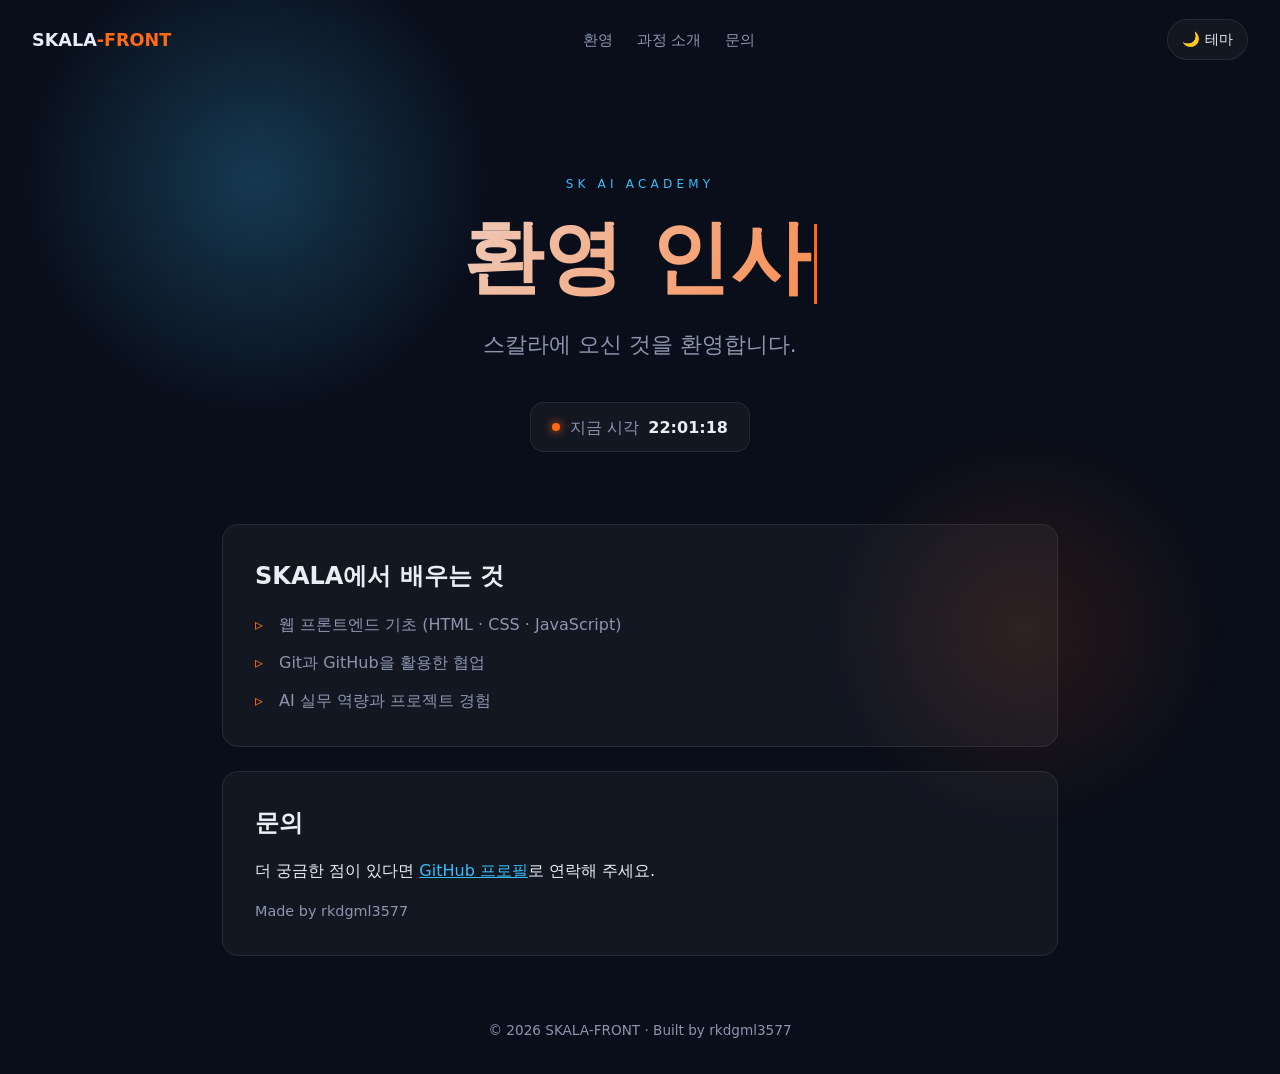
<file: index.html>
<!DOCTYPE html>
<html lang="ko">
<head>
  <meta charset="UTF-8" />
  <meta name="viewport" content="width=device-width, initial-scale=1.0" />

  <!-- [SEO] 검색 결과에 노출되는 페이지 설명 -->
  <meta name="description" content="SKALA 과정에 오신 것을 환영합니다. SK그룹 AI 실무자 양성 과정 SKALA-FRONT 소개 페이지입니다." />
  <meta name="author" content="rkdgml3577" />
  <!-- [SEO] 소셜 공유 시 미리보기(Open Graph) -->
  <meta property="og:title" content="Welcome SKALA" />
  <meta property="og:description" content="스칼라에 오신 것을 환영합니다." />
  <meta property="og:type" content="website" />

  <title>Welcome SKALA</title>
  <style>
    /* ============================================================
       디자인 토큰 — CSS 변수로 색을 한 곳에서 관리
       ============================================================ */
    :root {
      --bg: #0a0e1a;
      --surface: rgba(255,255,255,0.04);
      --border: rgba(255,255,255,0.08);
      --text: #e8edf7;
      --text-dim: #8b96ad;
      --accent: #ff6a13;      /* SK 브랜드 오렌지 — 유일한 강조색 */
      --accent-2: #38bdf8;    /* 시안 — 보조 */
      --glow: rgba(56, 189, 248, 0.25);
      --font: 'Pretendard', 'Noto Sans KR', system-ui, sans-serif;
    }

    /* 라이트 테마: <html data-theme="light">일 때 값 교체 */
    html[data-theme="light"] {
      --bg: #f4f7fc;
      --surface: rgba(10,14,26,0.03);
      --border: rgba(10,14,26,0.08);
      --text: #16203a;
      --text-dim: #5a677f;
      --glow: rgba(255, 106, 19, 0.18);
    }

    * { margin: 0; padding: 0; box-sizing: border-box; }

    body {
      font-family: var(--font);
      background: var(--bg);
      color: var(--text);
      min-height: 100vh;
      display: flex;
      flex-direction: column;
      transition: background 0.5s ease, color 0.5s ease;
      line-height: 1.6;
    }

    /* 배경에 은은하게 흐르는 그라디언트 (시그니처) */
    body::before {
      content: "";
      position: fixed;
      inset: 0;
      background:
        radial-gradient(600px circle at 20% 20%, var(--glow), transparent 40%),
        radial-gradient(500px circle at 80% 70%, rgba(255,106,19,0.12), transparent 40%);
      z-index: 0;
      pointer-events: none;
    }

    /* ---------- 헤더 & 네비게이션 ---------- */
    header {
      position: relative;
      z-index: 1;
      display: flex;
      align-items: center;
      justify-content: space-between;
      gap: 1rem;
      padding: 1.2rem 2rem;
      flex-wrap: wrap;
    }
    .brand { font-weight: 800; font-size: 1.1rem; }
    .brand span { color: var(--accent); }

    nav ul {
      display: flex;
      gap: 1.5rem;
      list-style: none;   /* 목록의 점 제거 */
    }
    nav a {
      color: var(--text-dim);
      text-decoration: none;
      font-size: 0.95rem;
      transition: color 0.2s ease;
    }
    nav a:hover { color: var(--accent); }

    .theme-btn {
      background: var(--surface);
      border: 1px solid var(--border);
      color: var(--text);
      padding: 0.5rem 0.9rem;
      border-radius: 999px;
      cursor: pointer;
      font: inherit;
      font-size: 0.9rem;
      transition: transform 0.15s ease;
    }
    .theme-btn:hover { transform: translateY(-2px); }
    .theme-btn:focus-visible { outline: 2px solid var(--accent); outline-offset: 2px; }

    /* ---------- 메인 ---------- */
    main {
      position: relative;
      z-index: 1;
      flex: 1;
      width: 100%;
      max-width: 900px;
      margin: 0 auto;
      padding: 2rem;
    }

    /* 환영 섹션: 화면 중앙 정렬 */
    #welcome {
      text-align: center;
      padding: 4rem 0 3rem;
    }
    .eyebrow {
      text-transform: uppercase;
      letter-spacing: 0.35em;
      font-size: 0.75rem;
      color: var(--accent-2);
      margin-bottom: 1.2rem;
    }

    /* [기본 요구사항] h1 — 그라디언트 텍스트로 강조 */
    h1 {
      font-size: clamp(2.8rem, 8vw, 5rem);
      font-weight: 800;
      line-height: 1.1;
      background: linear-gradient(120deg, var(--text), var(--accent));
      -webkit-background-clip: text;
      background-clip: text;
      -webkit-text-fill-color: transparent;
    }
    .cursor {
      display: inline-block;
      width: 3px; height: 1em;
      background: var(--accent);
      margin-left: 4px;
      vertical-align: text-bottom;
      -webkit-text-fill-color: var(--accent);
      animation: blink 1s step-end infinite;
    }
    @keyframes blink { 50% { opacity: 0; } }

    /* [기본 요구사항] 본문 p */
    .lead {
      margin: 1.5rem auto 0;
      font-size: clamp(1.05rem, 2.5vw, 1.35rem);
      color: var(--text-dim);
      max-width: 40ch;
    }

    /* 실시간 시계 */
    .clock {
      margin-top: 2.5rem;
      display: inline-flex;
      align-items: center;
      gap: 0.6rem;
      padding: 0.7rem 1.3rem;
      background: var(--surface);
      border: 1px solid var(--border);
      border-radius: 14px;
      font-variant-numeric: tabular-nums;
      color: var(--text-dim);
    }
    .clock strong { color: var(--text); }
    .dot {
      width: 8px; height: 8px; border-radius: 50%;
      background: var(--accent);
      box-shadow: 0 0 10px var(--accent);
      animation: pulse 1.5s ease-in-out infinite;
    }
    @keyframes pulse { 50% { opacity: 0.3; transform: scale(0.8); } }

    /* 과정 소개 · 문의 섹션 카드 */
    #about, #contact {
      background: var(--surface);
      border: 1px solid var(--border);
      border-radius: 16px;
      padding: 2rem;
      margin-top: 1.5rem;
    }
    h2 {
      font-size: 1.5rem;
      margin-bottom: 1rem;
      color: var(--text);
    }
    #about ul {
      list-style: none;
      display: flex;
      flex-direction: column;
      gap: 0.8rem;
    }
    #about li {
      padding-left: 1.5rem;
      position: relative;
      color: var(--text-dim);
    }
    /* 목록 앞에 오렌지 점 장식 */
    #about li::before {
      content: "▹";
      position: absolute;
      left: 0;
      color: var(--accent);
    }
    #contact a { color: var(--accent-2); }
    #contact address {
      margin-top: 1rem;
      font-style: normal;
      color: var(--text-dim);
      font-size: 0.9rem;
    }

    /* ---------- 푸터 ---------- */
    footer {
      position: relative;
      z-index: 1;
      text-align: center;
      padding: 2rem;
      color: var(--text-dim);
      font-size: 0.85rem;
    }

    /* ---------- 반응형: 모바일 ---------- */
    @media (max-width: 600px) {
      header { justify-content: center; }
      nav ul { gap: 1rem; }
      main { padding: 1rem; }
    }

    /* 접근성: 모션 최소화 설정 사용자 */
    @media (prefers-reduced-motion: reduce) {
      *, *::before { animation: none !important; transition: none !important; }
    }
  </style>
</head>
<body>
  <!-- 시맨틱 태그: 페이지 상단 영역 -->
  <header>
    <div class="brand">SKALA<span>-FRONT</span></div>

    <!-- 네비게이션: 페이지 내 각 섹션으로 이동하는 앵커 링크 -->
    <nav aria-label="주요 메뉴">
      <ul>
        <li><a href="#welcome">환영</a></li>
        <li><a href="#about">과정 소개</a></li>
        <li><a href="#contact">문의</a></li>
      </ul>
    </nav>

    <button class="theme-btn" id="themeBtn" aria-label="화면 테마 전환">🌙 테마</button>
  </header>

  <!-- 시맨틱 태그: 핵심 콘텐츠 영역 -->
  <main>
    <!-- 환영 섹션 -->
    <section id="welcome">
      <p class="eyebrow">SK AI Academy</p>

      <!-- [기본 요구사항] h1 "환영 인사" -->
      <h1><span id="typed">환영 인사</span><span class="cursor" aria-hidden="true"></span></h1>

      <!-- [기본 요구사항] 본문 p -->
      <p class="lead">스칼라에 오신 것을 환영합니다.</p>

      <!-- 실시간 시계 -->
      <div class="clock" role="status" aria-live="off">
        <span class="dot" aria-hidden="true"></span>
        지금 시각 <strong id="clock">--:--:--</strong>
      </div>
    </section>

    <!-- 과정 소개 섹션: 목록으로 배우는 내용 안내 -->
    <section id="about">
      <h2>SKALA에서 배우는 것</h2>
      <ul>
        <li>웹 프론트엔드 기초 (HTML · CSS · JavaScript)</li>
        <li>Git과 GitHub을 활용한 협업</li>
        <li>AI 실무 역량과 프로젝트 경험</li>
      </ul>
    </section>

    <!-- 문의 섹션 -->
    <section id="contact">
      <h2>문의</h2>
      <p>
        더 궁금한 점이 있다면
        <a href="https://github.com/rkdgml3577" target="_blank" rel="noopener noreferrer">GitHub 프로필</a>로
        연락해 주세요.
      </p>
      <address>Made by rkdgml3577</address>
    </section>
  </main>

  <!-- 시맨틱 태그: 페이지 하단 영역 -->
  <footer>
    <p>© 2026 SKALA-FRONT · Built by rkdgml3577</p>
  </footer>
  <script>
    /* ============================================================
       JavaScript — 페이지에 동적 기능을 추가
       ============================================================ */

    // 모션 최소화를 원하는 사용자인지 확인 (접근성)
    const reduceMotion = window.matchMedia('(prefers-reduced-motion: reduce)').matches;

    /* ---------- 1) h1 타이핑 애니메이션 ----------
       "환영 인사"를 한 글자씩 찍어서 등장시킴.
       모션 최소화 사용자에게는 즉시 전체 텍스트를 보여줌. */
    const typedEl = document.getElementById('typed');
    const fullText = '환영 인사';
    if (!reduceMotion) {
      typedEl.textContent = '';          // 비우고 시작
      let i = 0;
      const timer = setInterval(() => {
        typedEl.textContent += fullText[i];
        i++;
        if (i >= fullText.length) clearInterval(timer);  // 다 찍으면 멈춤
      }, 180);
    }

    /* ---------- 2) 다크/라이트 테마 토글 ----------
       버튼을 누르면 <html>의 data-theme 값을 바꿔 CSS 변수를 교체. */
    const themeBtn = document.getElementById('themeBtn');
    const htmlEl = document.documentElement;   // <html> 요소
    themeBtn.addEventListener('click', () => {
      const isLight = htmlEl.getAttribute('data-theme') === 'light';
      if (isLight) {
        htmlEl.removeAttribute('data-theme');  // 다크로
        themeBtn.textContent = '🌙 테마';
      } else {
        htmlEl.setAttribute('data-theme', 'light');  // 라이트로
        themeBtn.textContent = '☀️ 테마';
      }
    });

    /* ---------- 3) 실시간 시계 ----------
       1초마다 현재 시각을 HH:MM:SS 형식으로 갱신. */
    const clockEl = document.getElementById('clock');
    function updateClock() {
      const now = new Date();
      // padStart: 한 자리 숫자 앞에 0을 붙여 두 자리로 맞춤 (예: 9 → 09)
      const hh = String(now.getHours()).padStart(2, '0');
      const mm = String(now.getMinutes()).padStart(2, '0');
      const ss = String(now.getSeconds()).padStart(2, '0');
      clockEl.textContent = `${hh}:${mm}:${ss}`;
    }
    updateClock();                    // 즉시 한 번 표시
    setInterval(updateClock, 1000);   // 이후 1초마다 갱신
  </script>
</body>
</html>
</file>
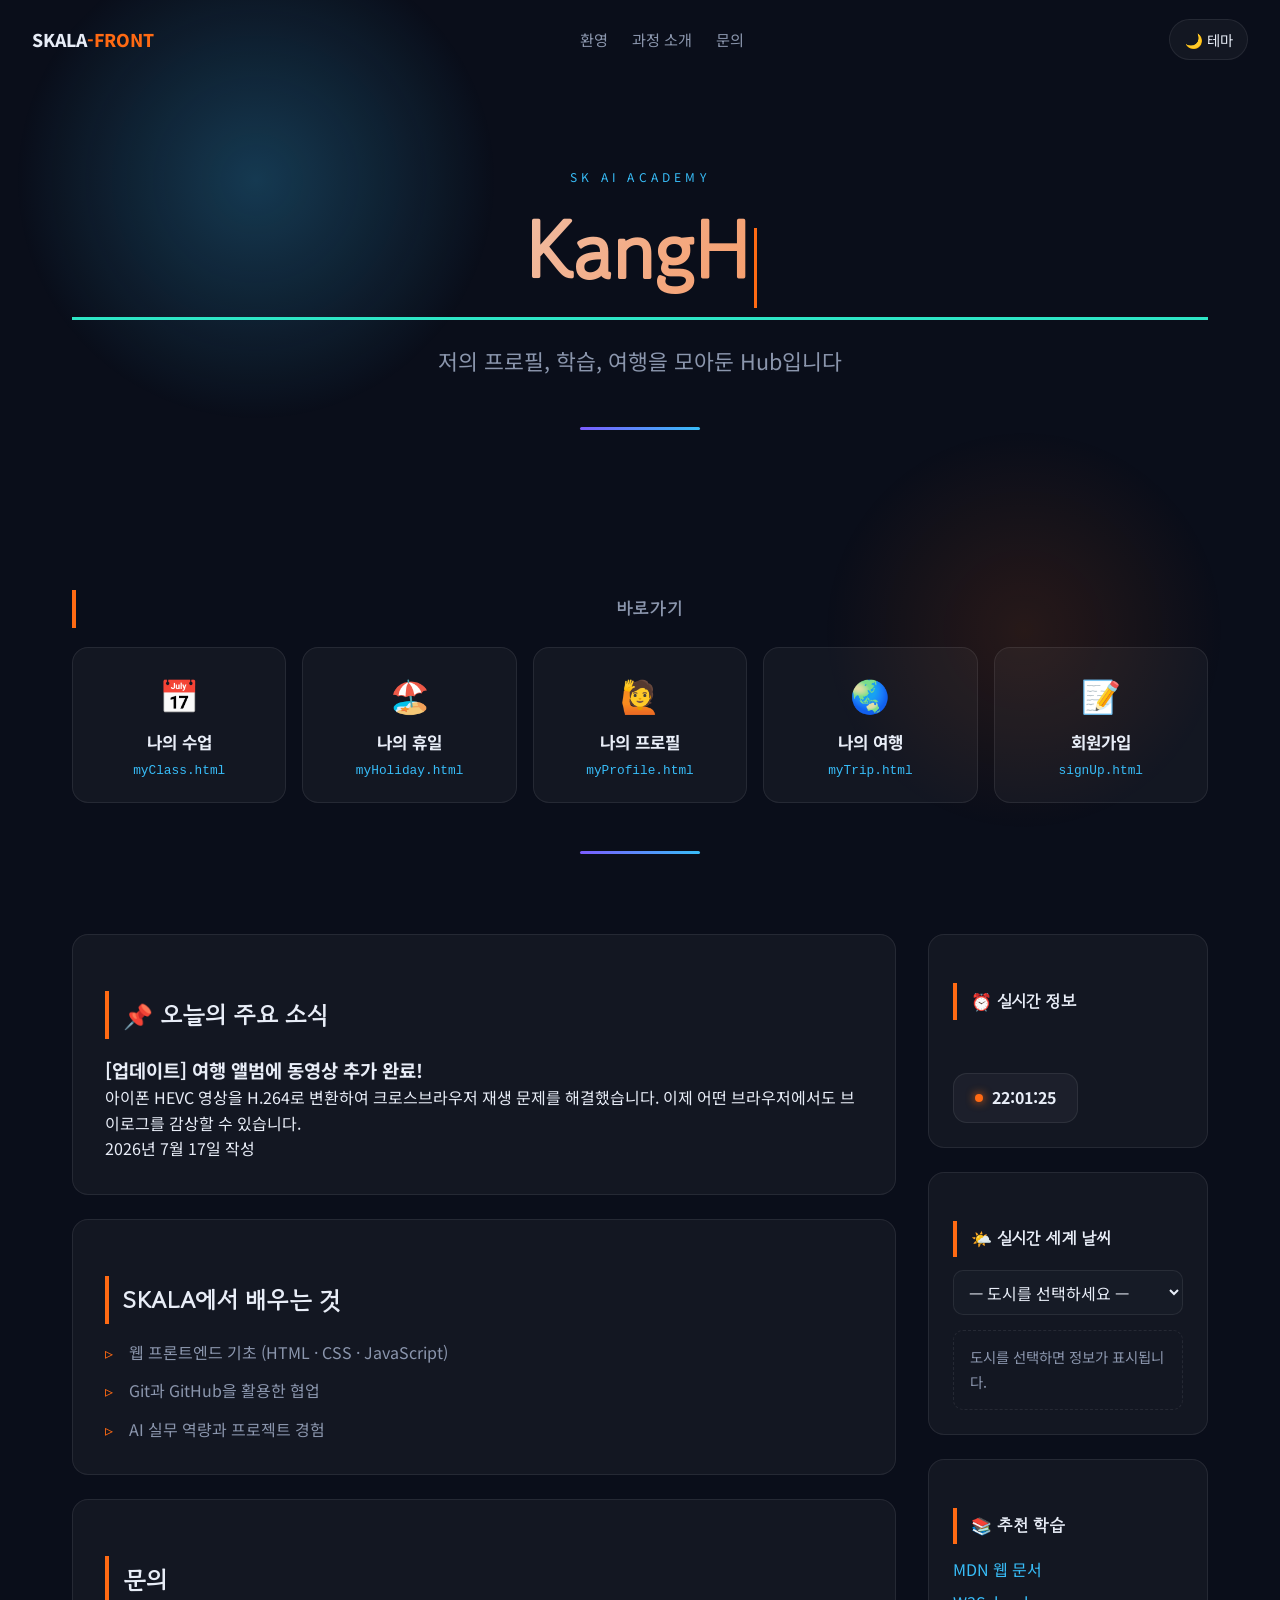
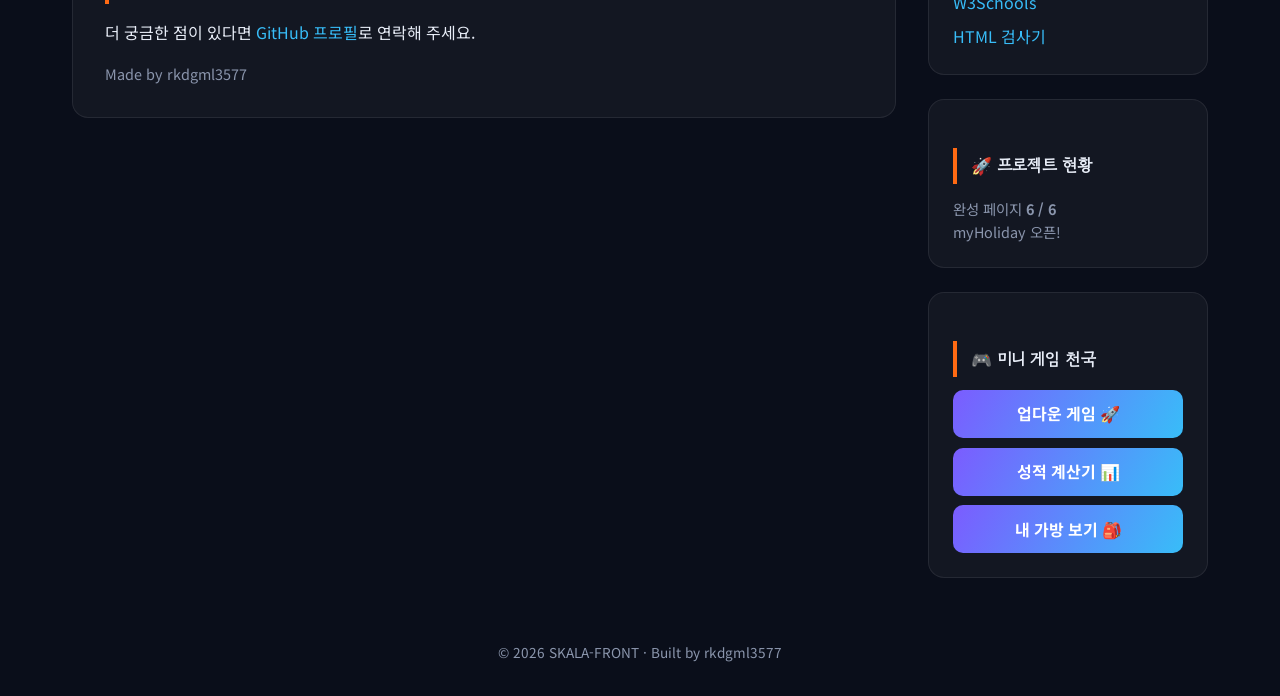
<file: html/index.html>
<!DOCTYPE html>
<html lang="ko">
<head>
  <meta charset="UTF-8" />
  <meta name="viewport" content="width=device-width, initial-scale=1.0" />

  <!-- [SEO] 검색 결과에 노출되는 페이지 설명 -->
  <meta name="description" content="SKALA 과정에 오신 것을 환영합니다. SK그룹 AI 실무자 양성 과정 SKALA-FRONT 소개 페이지입니다." />
  <meta name="author" content="rkdgml3577" />
  <!-- [SEO] 소셜 공유 시 미리보기(Open Graph) -->
  <meta property="og:title" content="Welcome SKALA" />
  <meta property="og:description" content="스칼라에 오신 것을 환영합니다." />
  <meta property="og:type" content="website" />

  <title>Welcome SKALA</title>
  <link rel="stylesheet" href="../css/style.css" />
  <script>
    if (new URLSearchParams(location.search).get('skipIntro')) {
      document.documentElement.classList.add('skip-intro');
    }
  </script>
  <style>
    /* ============================================================
       디자인 토큰 — CSS 변수로 색을 한 곳에서 관리
       ============================================================ */
    :root {
      --page-width: 1200px;   /* [추가] 페이지 공통 폭 토큰 */

      --bg: #0a0e1a;
      --bg-2: #161b26;
      --surface: rgba(255,255,255,0.04);
      --border: rgba(255,255,255,0.08);
      --text: #e8edf7;
      --text-dim: #8b96ad;
      --accent: #ff6a13;      /* SK 브랜드 오렌지 — 유일한 강조색 */
      --accent-2: #38bdf8;    /* 시안 — 보조 */
      --glow: rgba(56, 189, 248, 0.25);
      --font: 'Pretendard', 'Noto Sans KR', system-ui, sans-serif;
    }

    /* 라이트 테마: <html data-theme="light">일 때 값 교체 */
    html[data-theme="light"] {
      --bg: #f4f7fc;
      --surface: rgba(10,14,26,0.03);
      --border: rgba(10,14,26,0.08);
      --text: #16203a;
      --text-dim: #5a677f;
      --glow: rgba(255, 106, 19, 0.18);
    }

    body {font-family: var(--font);
      background: var(--bg);
      color: var(--text);
      min-height: 100vh;
      display: flex;
      flex-direction: column;
      transition: background 0.5s ease, color 0.5s ease;
      line-height: 1.6;
    }
.screen {
  position: fixed; inset: 0; z-index: 100;
  display: flex; flex-direction: column;
  align-items: center; justify-content: center;
  background: var(--bg);
  transition: opacity 0.8s ease, visibility 0.8s ease;
}
.screen.hidden { opacity: 0; visibility: hidden; }

html.skip-intro .screen { display: none !important; }
html.skip-intro #main-content { opacity: 1; }

#loading .loading-logo {
    width: 180px;            /* 원본 348px — 340px 이상 확대 금지(흐려짐) */
    height: auto;
    margin-bottom: 3rem;     /* 프로그레스 바와의 간격 (기존 값 계승) */
}
.progress-track {
  width: min(70vw, 900px); height: 12px;
  background: var(--bg-2); border-radius: 999px; overflow: hidden;
}
.progress-fill {
  height: 100%; width: 0;
  background: linear-gradient(90deg, #7b5cff, #38bdf8, #2ee6c6);
  border-radius: 999px;
  animation: fillBar 2.4s ease-out forwards;
}
@keyframes fillBar { to { width: 100%; } }
#loading .tagline {
  margin-top: 2rem; font-size: 1.3rem; font-weight: 700;
  background: linear-gradient(90deg, #7b5cff, #2ee6c6);
  -webkit-background-clip: text; background-clip: text;
  -webkit-text-fill-color: transparent;
}
#brand { z-index: 90; }
#brand .subtitle {
  color: #7b5cff; font-weight: 700; font-size: 1.4rem;
  margin-bottom: 1rem; opacity: 0;
  animation: fadeInUp 0.8s ease 0.2s forwards;
}
#brand .brand-logo {
      width: min(70vw, 560px);     /* 화면의 70%, 최대 560px (기존 clamp 감각 유지) */
      height: auto;
      opacity: 0;
      animation: fadeInUp 1s ease 0.4s forwards;   /* 타이밍도 기존과 동일 */
    }
#brand .caption {
  margin-top: 1rem; font-size: 1.5rem; font-weight: 700;
  color: var(--text-dim); letter-spacing: 0.3em;
  opacity: 0; animation: fadeInUp 1s ease 0.7s forwards;
}
@keyframes fadeInUp {
  from { opacity: 0; transform: translateY(20px); }
  to { opacity: 1; transform: translateY(0); }
}
#main-content { 
  min-height: 100vh; display: flex; flex-direction: column;
  opacity: 0; transition: opacity 1s ease; 
}
#main-content.show { opacity: 1; }

      

    /* 배경에 은은하게 흐르는 그라디언트 (시그니처) */
    body::before {
      content: "";
      position: fixed;
      inset: 0;
      background:
        radial-gradient(600px circle at 20% 20%, var(--glow), transparent 40%),
        radial-gradient(500px circle at 80% 70%, rgba(255,106,19,0.12), transparent 40%);
      z-index: 0;
      pointer-events: none;
    }

    /* ---------- 헤더 & 네비게이션 ---------- */
    header {
      position: relative;
      z-index: 1;
      display: flex;
      align-items: center;
      justify-content: space-between;
      gap: 1rem;
      padding: 1.2rem 2rem;
      flex-wrap: wrap;
    }
    .brand { font-weight: 800; font-size: 1.1rem; }
    .brand span { color: var(--accent); }

    header nav ul {
      display: flex;
      gap: 1.5rem;
      list-style: none;   /* 목록의 점 제거 */
    }
    header nav a {
      color: var(--text-dim);
      text-decoration: none;
      font-size: 0.95rem;
      transition: color 0.2s ease;
    }
    header nav a:hover { color: var(--accent); }

    .theme-btn {
      background: var(--surface);
      border: 1px solid var(--border);
      color: var(--text);
      padding: 0.5rem 0.9rem;
      border-radius: 999px;
      cursor: pointer;
      font: inherit;
      font-size: 0.9rem;
      transition: transform 0.15s ease;
    }
    .theme-btn:hover { transform: translateY(-2px); }
    .theme-btn:focus-visible { outline: 2px solid var(--accent); outline-offset: 2px; }

    /* [기본 요구사항] main + aside 2단 레이아웃 (Hub 과제) */
      .layout {
      position: relative; z-index: 1;
      width: 100%;
      max-width: var(--page-width);       /*공통폭으로 관리 */
      margin: 0 auto;           /* ← 가운데 정렬의 핵심: 좌우 여백 자동 균등 */
      padding: 2rem;
      display: flex;
      gap: 2rem;                /* 본문-사이드바 간격 (margin-left 대신 이걸로) */
      align-items: flex-start;
    }
    main {
      position: relative;
      z-index: 1;
      flex: 1;
      min-width: 0;             /* [추가] flex 아이템 최소 너비 0 → overflow:hidden */
    }
    aside {
      flex: 0 0 280px;          /* 고정 280px (안 늘고 안 줄고) */
      display: flex; flex-direction: column; gap: 1.5rem;
      align-self: flex-start;   /* sticky 작동 조건 */
      position: sticky; top: 2rem;   /* [추가 실습] 스크롤 따라오는 사이드바 */
    }
    .widget {
      background: var(--surface);
      border: 1px solid var(--border);
      border-radius: 16px;
      padding: 1.5rem;
    }
    .widget h2 { font-size: 1.05rem; margin-bottom: 0.8rem; }
    .widget ul { list-style: none; display: flex; flex-direction: column; gap: 0.5rem; }
    .widget a { color: var(--accent-2); text-decoration: none; }
    .widget a:hover { text-decoration: underline; }
    .widget p { color: var(--text-dim); font-size: 0.9rem; }
    #citySelect {
      width: 100%;
      padding: 0.55rem 0.7rem;
      border-radius: 10px;
      border: 1px solid var(--border);
      background: var(--bg-2);
      color: var(--text);
      font: inherit;
      cursor: pointer;
    }
    #weather-box {
      margin-top: 0.9rem;
      padding: 0.9rem 1rem;
      border: 1px dashed var(--border);   /* 예시 화면의 점선 박스 느낌 */
      border-radius: 10px;
      font-size: 0.9rem;
      color: var(--text-dim);
      line-height: 1.7;
    }
    #weather-box strong { color: var(--text); }
    /* [과제] 게임 시작 버튼 — 기존 그라디언트 시그니처 재활용 */
    .game-btn {
      width: 100%;
      padding: 0.7rem 1rem;
      border: none; border-radius: 10px;
      background: linear-gradient(120deg, #7b5cff, var(--accent-2));
      color: #fff; font: inherit; font-weight: 700;
      cursor: pointer;
      transition: transform 0.15s ease, box-shadow 0.2s ease;  /* 미션6 정신 계승 */
    }
    .game-btn + .game-btn { margin-top: 0.6rem; }
    .game-btn:hover { transform: translateY(-2px); box-shadow: 0 8px 20px rgba(123, 92, 255, 0.35); }
    /*  */
    /* ---------- 메인 ---------- */
    
    /* ===== 바로가기 카드 ===== */
    .shortcuts { margin-top: 3rem; }
    .shortcuts h2 {
      font-size: 1.1rem; color: var(--text-dim); font-weight: 600;
      margin-bottom: 1.2rem; letter-spacing: 0.05em;
    }
    .card-grid {
      display: flex;
      gap: 1rem;
      list-style: none;   /* ul 점 제거 */
    }
    .card-grid li { flex: 1 1 150px; display: flex; min-width: 0; }
    .card { flex: 1; min-width: 0;} 
    .card .icon { font-size: 2rem; display: block; margin-bottom: 0.6rem; }
    .card .card-title { font-weight: 700; font-size: 1.05rem; }
    .card .card-file {
      display: block; margin-top: 0.3rem;
      font-size: 0.8rem; color: var(--accent-2); font-family: monospace;
    }
    /* 아직 없는 페이지 표시 */
    .card.pending .card-file::after { content: " (준비 중)"; color: var(--text-dim); }
    /* a 태그를 카드처럼 */
    .card {
      display: block;
      padding: 1.3rem 0.8rem; text-align: center;
      background: var(--surface);
      border: 1px solid var(--border);
      border-radius: 16px;
      text-decoration: none;
      color: var(--text);
      transition: transform 0.2s ease, background 0.2s ease, border-color 0.2s ease;
    }
    .card:hover {
      transform: translateY(-4px);
      background: var(--surface-hover);
      border-color: var(--accent);
    }
    .card:focus-visible { outline: 2px solid var(--accent); outline-offset: 3px; }
    .card .card-title { transition: color 0.25s ease; }
    .card:hover .card-title { color: var(--accent); }
    /* 환영 섹션: 화면 중앙 정렬 */
   
    .eyebrow {
      text-transform: uppercase;
      letter-spacing: 0.35em;
      font-size: 0.75rem;
      color: var(--accent-2);
      margin-bottom: 1.2rem;
    }

    /* [기본 요구사항] h1 — 그라디언트 텍스트로 강조 */
    h1 {
      font-size: clamp(2.8rem, 8vw, 5rem);
      font-weight: 800;
      line-height: 1.1;
      background: linear-gradient(120deg, var(--text), var(--accent));
      -webkit-background-clip: text;
      background-clip: text;
      -webkit-text-fill-color: transparent;
    }
    .cursor {
      display: inline-block;
      width: 3px; height: 1em;
      background: var(--accent);
      margin-left: 4px;
      vertical-align: text-bottom;
      -webkit-text-fill-color: var(--accent);
      animation: blink 1s step-end infinite;
    }
    @keyframes blink { 50% { opacity: 0; } }

    /* [기본 요구사항] 본문 p */
    .lead {
      margin: 1.5rem auto 0;
      font-size: clamp(1.05rem, 2.5vw, 1.35rem);
      color: var(--text-dim);
      max-width: 40ch;
    }

    /* 실시간 시계 */
    .clock {
      margin-top: 2.5rem;
      display: inline-flex;
      align-items: center;
      gap: 0.6rem;
      padding: 0.7rem 1.3rem;
      background: var(--surface);
      border: 1px solid var(--border);
      border-radius: 14px;
      font-variant-numeric: tabular-nums;
      color: var(--text-dim);
    }
    .clock strong { color: var(--text); }
    .dot {
      width: 8px; height: 8px; border-radius: 50%;
      background: var(--accent);
      box-shadow: 0 0 10px var(--accent);
      animation: pulse 1.5s ease-in-out infinite;
    }
    @keyframes pulse { 50% { opacity: 0.3; transform: scale(0.8); } }

    /* 과정 소개 · 문의 섹션 카드 */
    #about, #contact, #news {
      background: var(--surface);
      border: 1px solid var(--border);
      border-radius: 16px;
      padding: 2rem;
      margin-top: 1.5rem;
    }
    #news { margin-top: 0; }
    h2 {
      font-size: 1.5rem;
      margin-bottom: 1rem;
      color: var(--text);
    }
    #about ul {
      list-style: none;
      display: flex;
      flex-direction: column;
      gap: 0.8rem;
    }
    #about li {
      padding-left: 1.5rem;
      position: relative;
      color: var(--text-dim);
    }
    /* 목록 앞에 오렌지 점 장식 */
    #about li::before {
      content: "▹";
      position: absolute;
      left: 0;
      color: var(--accent);
    }
    #contact a { color: var(--accent-2); }
    #contact address {
      margin-top: 1rem;
      font-style: normal;
      color: var(--text-dim);
      font-size: 0.9rem;
    }

    /* ---------- 푸터 ---------- */
    footer {
      position: relative;
      z-index: 1;
      text-align: center;
      padding: 2rem;
      color: var(--text-dim);
      font-size: 0.85rem;
    }

    /* ---------- 반응형: 모바일 ---------- */
    @media (max-width: 786px) {
      /* 1a. 본문|사이드바 가로 배치 → 세로 1열 */
      .layout { flex-direction: column; }
      aside {
        flex: 1 1 auto;
        width: 100%;
        position: static;          /* sticky 해제 (세로 흐름에선 불필요) */
      }

      /* 1b. 바로가기 카드 → 세로 1열 정렬 */
      .card-grid { flex-direction: column; }
      .card-grid li { flex: 1 1 auto; }   /* 150px 기준 해제, 전체 폭 사용 */
    }

    /* 접근성: 모션 최소화 설정 사용자 */
    @media (prefers-reduced-motion: reduce) {
      *, *::before { animation: none !important; transition: none !important; }
    }
      .hero {
      width: 100%;     
      position: relative; z-index: 1;
      max-width: var(--page-width);
      margin: 0 auto;
      padding: 4rem 2rem 3rem;
      text-align: center;
    }
    /* [존 구분] 히어로 아래 그라디언트 디바이더 — 인트로 색과 연결되는 시그니처 */
    .hero::after {
      content: "";
      display: block;
      width: 120px; height: 3px;
      margin: 3rem auto 0;
      border-radius: 999px;
      background: linear-gradient(90deg, #7b5cff, var(--accent-2));
    }
  </style>
  
</head>
<body>
  <div class="screen" id="loading">
    <img class="loading-logo" src="../media/sk.png" alt="SK" />
    <div class="progress-track">
      <div class="progress-fill"></div>
    </div>
    <p class="tagline">AI 시대, 미래 인재로 성장하는 길</p>
  </div>
  <div class="screen hidden" id="brand">
    <img class="brand-logo" src="../media/skala.png"
    alt="SKALA — SK AI Leader Academy" />
  </div>
  <div id ="main-content">
    <!-- 시맨틱 태그: 페이지 상단 영역 -->
    <header>
      <div class="brand">SKALA<span>-FRONT</span></div>

      <!-- 네비게이션: 페이지 내 각 섹션으로 이동하는 앵커 링크 -->
      <nav aria-label="페이지 내 이동">
        <ul>
          <li><a href="#welcome">환영</a></li>
          <li><a href="#about">과정 소개</a></li>
          <li><a href="#contact">문의</a></li>
        </ul>
      </nav>

      <button class="theme-btn" id="themeBtn" aria-label="화면 테마 전환">🌙 테마</button>
    </header>

    <!-- 시맨틱 태그: 핵심 콘텐츠 영역 -->      
    <!-- 환영 섹션 -->
    <section id="welcome" class="hero" aria-label="환영">
      <p class="eyebrow">SK AI Academy</p>

      <!-- [기본 요구사항] h1 "환영 인사" -->
      <h1><span id="typed">KangHee's Universe</span><span class="cursor" aria-hidden="true"></span></h1>

      <!-- [기본 요구사항] 본문 p -->
      <p class="lead">저의 프로필, 학습, 여행을 모아둔 Hub입니다</p>
    </section>
    <section id="shortcut" class="hero" aria-label="바로가기">
      
      <nav class="shortcuts" aria-label="다른 페이지(파일)로 이동하는 메뉴">
            <h2>바로가기</h2>
              <ul class="card-grid">
                
                  <li><a class="card" href="myClass.html">
                    <span class="icon" aria-hidden="true">📅</span>
                    <span class="card-title">나의 수업</span>
                    <span class="card-file">myClass.html</span>
                  </a></li>
                  <li><a class="card" href="myHoliday.html">
                    <span class="icon" aria-hidden="true">🏖️</span>
                    <span class="card-title">나의 휴일</span>
                    <span class="card-file">myHoliday.html</span>
                  </a></li>
                  <li><a class="card" href="myProfile.html">
                    <span class="icon" aria-hidden="true">🙋</span>
                    <span class="card-title">나의 프로필</span>
                    <span class="card-file">myProfile.html</span>
                  </a></li>
                  <li><a class="card" href="myTrip.html">
                    <span class="icon" aria-hidden="true">🌏</span>
                    <span class="card-title">나의 여행</span>
                    <span class="card-file">myTrip.html</span>
                  </a></li>
                  <li><a class="card" href="signUp.html">
                    <span class="icon" aria-hidden="true">📝</span>
                    <span class="card-title">회원가입</span>
                    <span class="card-file">signUp.html</span>
                  </a></li>
              </ul>
      </nav>
    </section>
    <div class = "layout">
      <main>
        <section id="news">
            <h2>📌 오늘의 주요 소식</h2>
            <article>
              <h3>[업데이트] 여행 앨범에 동영상 추가 완료!</h3>
              <p>아이폰 HEVC 영상을 H.264로 변환하여 크로스브라우저 재생 문제를 해결했습니다.
                이제 어떤 브라우저에서도 브이로그를 감상할 수 있습니다.</p>
              <!-- time: 기계가 읽는 날짜(datetime) + 사람이 읽는 날짜(내용) 분리 -->
              <p><time datetime="2026-07-17">2026년 7월 17일</time> 작성</p>
            </article>
        </section>
      
        <!-- 과정 소개 섹션: 목록으로 배우는 내용 안내 -->
        <section id="about">
          <h2>SKALA에서 배우는 것</h2>
          <ul>
            <li>웹 프론트엔드 기초 (HTML · CSS · JavaScript)</li>
            <li>Git과 GitHub을 활용한 협업</li>
            <li>AI 실무 역량과 프로젝트 경험</li>
          </ul>
        </section>

        <!-- 문의 섹션 --->
        <section id="contact">
          <h2>문의</h2>
          <p>
            더 궁금한 점이 있다면
            <a href="https://github.com/rkdgml3577" target="_blank" rel="noopener noreferrer">GitHub 프로필</a>로
            연락해 주세요.
          </p>
          <address>Made by rkdgml3577</address>
        </section>
      </main>
      <aside aria-label="부가 정보">
        <section class="widget">
          <h2>⏰ 실시간 정보</h2>
          <div class="clock" role="status" aria-live="off">
            <span class="dot" aria-hidden="true"></span>
            <strong id="clock">--:--:--</strong>
          </div>
        </section>
                <!-- [과제] 실시간 날씨 — DOM/이벤트 실습 -->
        <section class="widget">
          <h2>🌤️ 실시간 세계 날씨</h2>
          <!-- 도시 목록은 realtimeInfo.js가 cities 데이터로 자동 생성 -->
          <select id="citySelect" aria-label="날씨를 볼 도시 선택">
              <option value="">— 도시를 선택하세요 —</option>
          </select>
          <!-- [기본] 결과 표시 영역 (id는 과제 스펙 그대로) -->
          <div id="weather-box">
            <p class="weather-hint">도시를 선택하면 정보가 표시됩니다.</p>
          </div>
        </section>

        <!-- [추가 실습] 추천 학습 링크 -->
        <section class="widget">
          <h2>📚 추천 학습</h2>
          <ul>
            <li><a href="https://developer.mozilla.org/ko/" target="_blank" rel="noopener noreferrer">MDN 웹 문서</a></li>
            <li><a href="https://www.w3schools.com/" target="_blank" rel="noopener noreferrer">W3Schools</a></li>
            <li><a href="https://validator.w3.org/" target="_blank" rel="noopener noreferrer">HTML 검사기</a></li>
          </ul>
        </section>

        <!-- [추가 실습] 프로젝트 진행 현황 -->
        <section class="widget">
          <h2>🚀 프로젝트 현황</h2>
          <p>완성 페이지 <strong>6 / 6</strong><br />myHoliday 오픈!</p>
        </section>
        <section class="widget">
          <h2>🎮 미니 게임 천국</h2>
          <button class="game-btn" onclick="startUpDownGame()">업다운 게임 🚀</button>
          <button class="game-btn" onclick="startGradeCalc()">성적 계산기 📊</button>
          <button class="game-btn" onclick="showMyBag()">내 가방 보기 🎒</button>
        </section>
      </aside>
    </div>
    <!-- 시맨틱 태그: 페이지 하단 영역 -->
    <footer>
      <p>© 2026 SKALA-FRONT · Built by rkdgml3577</p>
    </footer>
    </div>
  <!-- [과제] Up-Down 게임 스크립트 (script 폴더) -->
  <script src="../script/upDown.js"></script>
  <script src="../script/grade.js"></script>
  <script src="../script/bag.js"></script>
  <script type="module" src="../script/realtimeInfo.js"></script>


  <script>
    /* ============================================================
       JavaScript — 페이지에 동적 기능을 추가
       ============================================================ */

    // 모션 최소화를 원하는 사용자인지 확인 (접근성)
    
    const reduceMotion = window.matchMedia('(prefers-reduced-motion: reduce)').matches;
    const loadingScreen = document.getElementById('loading');
    const brandScreen = document.getElementById('brand');
    const mainContent = document.getElementById('main-content');

    // URL에 ?skipIntro=1 이 있으면 인트로 건너뛰기

    const skipIntro = new URLSearchParams(window.location.search).get('skipIntro');

    if (skipIntro|| reduceMotion) {
      // 인트로 없이 바로 환영 화면
      loadingScreen.classList.add('hidden');
      brandScreen.classList.add('hidden');
      mainContent.classList.add('show');
      startTyping();
    } else {
      const LOADING_MS = 2800;
      const BRAND_MS = 2000;

      setTimeout(() => {
        loadingScreen.classList.add('hidden');
        brandScreen.classList.remove('hidden');
      }, LOADING_MS);

      setTimeout(() => {
        brandScreen.classList.add('hidden');
        mainContent.classList.add('show');
        startTyping();
      }, LOADING_MS + BRAND_MS);
    }
    function startTyping() {
      const typedEl = document.getElementById('typed');
      const fullText = 'KangHee\'s Universe';
      if (reduceMotion) { typedEl.textContent = fullText; return; }
      typedEl.textContent = '';
      let i = 0;
      const timer = setInterval(() => {
        typedEl.textContent += fullText[i];
        i++;
        if (i >= fullText.length) clearInterval(timer);
      }, 180);
    }

    /* ---------- 2) 다크/라이트 테마 토글 ----------
       버튼을 누르면 <html>의 data-theme 값을 바꿔 CSS 변수를 교체. */
    const themeBtn = document.getElementById('themeBtn');
    const htmlEl = document.documentElement;   // <html> 요소
    themeBtn.addEventListener('click', () => {
      const isLight = htmlEl.getAttribute('data-theme') === 'light';
      if (isLight) {
        htmlEl.removeAttribute('data-theme');  // 다크로
        themeBtn.textContent = '🌙 테마';
      } else {
        htmlEl.setAttribute('data-theme', 'light');  // 라이트로
        themeBtn.textContent = '☀️ 테마';
      }
    });

    /* ---------- 3) 실시간 시계 ----------
       1초마다 현재 시각을 HH:MM:SS 형식으로 갱신. */
    const clockEl = document.getElementById('clock');
    function updateClock() {
      const now = new Date();
      // padStart: 한 자리 숫자 앞에 0을 붙여 두 자리로 맞춤 (예: 9 → 09)
      const hh = String(now.getHours()).padStart(2, '0');
      const mm = String(now.getMinutes()).padStart(2, '0');
      const ss = String(now.getSeconds()).padStart(2, '0');
      clockEl.textContent = `${hh}:${mm}:${ss}`;
    }
    updateClock();                    // 즉시 한 번 표시
    setInterval(updateClock, 1000);   // 이후 1초마다 갱신
  </script>
</body>
</html>
</file>
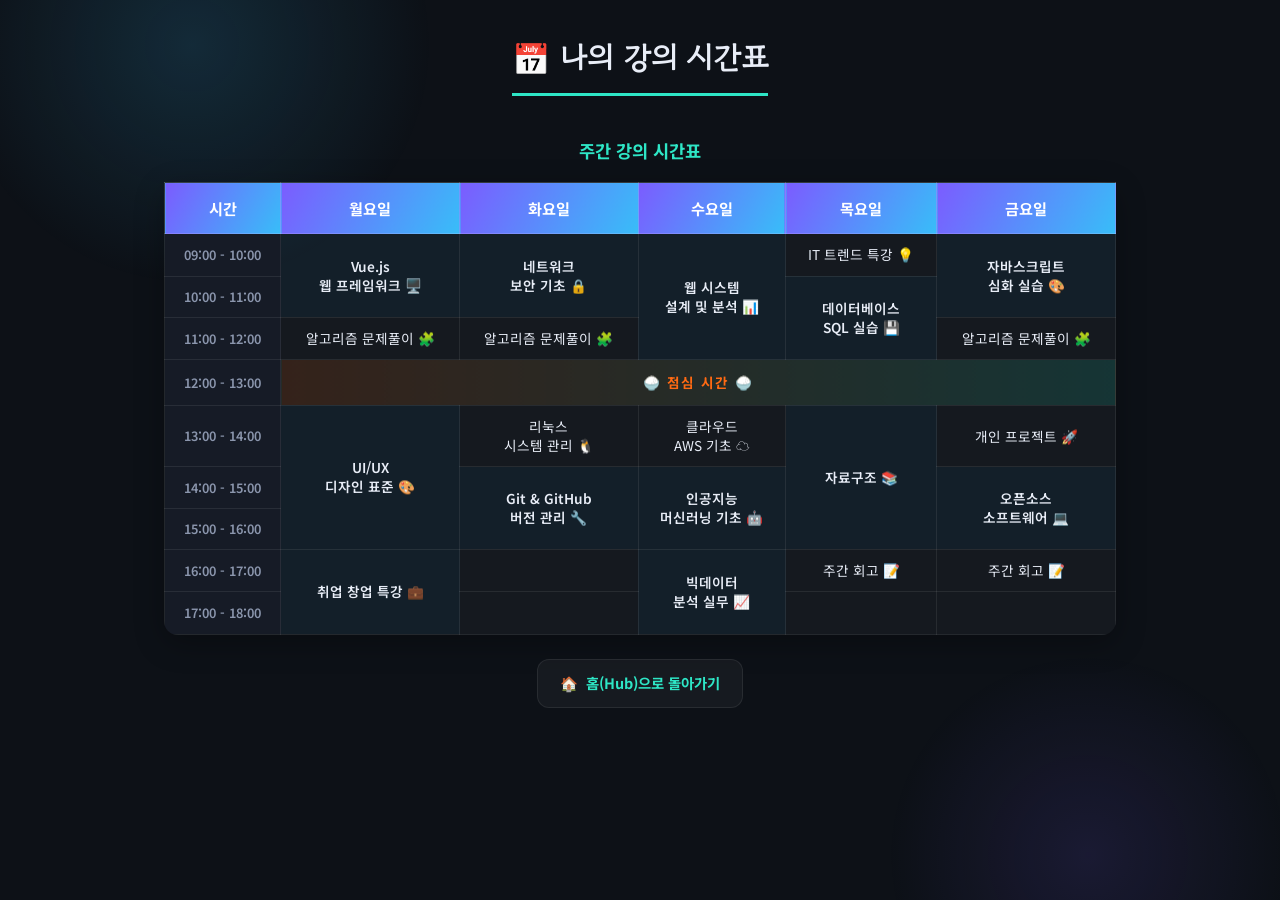
<file: html/myClass.html>
<!DOCTYPE html>
<html lang="ko">
<head>
  <meta charset="UTF-8" />
  <meta name="viewport" content="width=device-width, initial-scale=1.0" />
  <meta name="description" content="나의 강의 시간표 - 요일별 수업 일정" />
  <meta name="author" content="rkdgml3577" />
  <title>나의 강의 일정</title>
  <link rel="stylesheet" href="../css/style.css" />
  <style>
  /* [박스 모델] container — margin auto 가운데 정렬 */
  .container {
    width: 100%;
    max-width: 1000px;
    margin: 0 auto;          /* 가운데 정렬 */
    padding: 2rem 1.5rem;    /* 안쪽 여백 */
  }
  header { text-align: center; margin-bottom: 1.5rem; }
  header h1 { display: inline-block; font-size: 1.9rem; }
  /* [박스 모델] table */
  table {
    width: 100%;                    /* 너비 */
    margin: 1.5rem auto;            /* 바깥 여백 + 가운데 */
    border-collapse: collapse;      /* 셀 테두리 합치기 → 이중선 제거 */
    background: rgba(255,255,255,0.02);
    border-radius: 14px;
    overflow: hidden;               /* 둥근 모서리 유지 */
    box-shadow: 0 8px 30px rgba(0,0,0,0.3);
  }
  caption {
    font-size: 1.1rem; font-weight: 700;
    color: var(--cyan);
    padding: 0 0 1rem;
    caption-side: top;
  }
  /* [박스 모델] th, td — 테두리 + 안쪽 여백 */
  th, td {
    border: 1px solid var(--border);  /* 테두리 */
    padding: 0.7rem 0.6rem;           /* 안쪽 여백 */
    text-align: center;
    vertical-align: middle;
    font-size: 0.85rem;
    line-height: 1.4;
  }
  /* 배경 그라디언트 (톤 통일) */
  body::before {
    content: ""; position: fixed; inset: 0;
    background:
      radial-gradient(600px circle at 15% 5%, rgba(56,189,248,0.15), transparent 40%),
      radial-gradient(500px circle at 85% 95%, rgba(123,92,255,0.12), transparent 40%);
    z-index: 0; pointer-events: none;
  }
  .container { position: relative; z-index: 1; }

  /* 헤더 행 (시간/요일) 그라디언트 강조 */
  thead th {
    background: linear-gradient(120deg, var(--purple), var(--accent-2));
    color: #fff;
    font-weight: 700;
    font-size: 0.95rem;
    padding: 0.9rem 0.6rem;
    border-color: rgba(255,255,255,0.15);
  }
  /* 시간 열(첫 칸) 강조 */
  tbody td:first-child {
    background: var(--bg-2);
    color: var(--text-dim);
    font-weight: 600;
    font-size: 0.8rem;
    white-space: nowrap;
  }
  /* 일반 수업 셀 */
  tbody td {
    color: var(--text);
    background: rgba(255,255,255,0.015);
    transition: background 0.2s ease;
  }
  /* 수업 셀 hover 강조 (빈 칸/시간 칸 제외) */
  tbody td:not(:empty):not(:first-child):hover {
    background: rgba(123,92,255,0.18);
    color: #fff;
  }
  /* 점심시간 행 특별 강조 (colspan 5) */
  tbody td[colspan="5"] {
    background: linear-gradient(90deg, rgba(255,106,19,0.15), rgba(46,230,198,0.15));
    color: var(--accent);
    font-weight: 700;
    letter-spacing: 0.1em;
    padding: 0.8rem;
  }
  /* 2시간 이상 강의(rowspan) 셀 구분 */
  tbody td[rowspan] {
    background: rgba(56,189,248,0.06);
    font-weight: 600;
  }
  footer { text-align: center; margin-top: 1.5rem; }

  /* 반응형: 모바일 */
  @media (max-width: 640px) {
    th, td { padding: 0.4rem 0.3rem; font-size: 0.7rem; }
    .container { padding: 1rem 0.5rem; }
  }
  </style>
</head>
<body>
    <div class="container">
        <header>
            <h1>📅 나의 강의 시간표</h1>
        </header>

        <table>
            <caption>주간 강의 시간표</caption>
            <!-- thead: 시간 + 요일 헤더 -->
            <thead>
            <tr>
                <th>시간</th>
                <th>월요일</th>
                <th>화요일</th>
                <th>수요일</th>
                <th>목요일</th>
                <th>금요일</th>
            </tr>
            </thead>
            <tbody>
            <!-- 09:00 ~ 10:00 -->
            <tr>
                <td>09:00 - 10:00</td>
                <td rowspan="2">Vue.js<br />웹 프레임워크 🖥️</td>
                <td rowspan="2">네트워크<br />보안 기초 🔒</td>
                <td rowspan="3">웹 시스템<br />설계 및 분석 📊</td>
                <td>IT 트렌드 특강 💡</td>
                <td rowspan="2">자바스크립트<br />심화 실습 🎨</td>
            </tr>
            <!-- 10:00 ~ 11:00 -->
            <tr>
                <td>10:00 - 11:00</td>
                <td rowspan="2">데이터베이스<br />SQL 실습 💾</td>
            </tr>
            <!-- 11:00 ~ 12:00 -->
            <tr>
                <td>11:00 - 12:00</td>
                <td>알고리즘 문제풀이 🧩</td>
                <td>알고리즘 문제풀이 🧩</td>
                <td>알고리즘 문제풀이 🧩</td>
            </tr>
            <!-- 12:00 ~ 13:00 점심시간: 5칸 가로 병합 -->
            <tr>
                <td>12:00 - 13:00</td>
                <td colspan="5">🍚 점심 시간 🍚</td>
            </tr>
            <!-- 13:00 ~ 14:00 -->
            <tr>
                <td>13:00 - 14:00</td>
                <td rowspan="3">UI/UX<br />디자인 표준 🎨</td>
                <td>리눅스<br />시스템 관리 🐧</td>
                <td>클라우드<br />AWS 기초 ☁️</td>
                <td rowspan="3">자료구조 📚</td>
                <td>개인 프로젝트 🚀</td>
            </tr>
            <!-- 14:00 ~ 15:00 -->
            <tr>
                <td>14:00 - 15:00</td>
                <td rowspan="2">Git &amp; GitHub<br />버전 관리 🔧</td>
                <td rowspan="2">인공지능<br />머신러닝 기초 🤖</td>
                <td rowspan="2">오픈소스<br />소프트웨어 💻</td>
            </tr>
            <!-- 15:00 ~ 16:00 -->
            <tr>
                <td>15:00 - 16:00</td>
            </tr>
            <!-- 16:00 ~ 17:00 -->
            <tr>
                <td>16:00 - 17:00</td>
                <td rowspan="2">취업 창업 특강 💼</td>
                <td>&nbsp;</td>
                <td rowspan="2">빅데이터<br />분석 실무 📈</td>
                <td>주간 회고 📝</td>
                <td>주간 회고 📝</td>
            </tr>
            <!-- 17:00 ~ 18:00 -->
            <tr>
                <td>17:00 - 18:00</td>
                <td>&nbsp;</td>
                <td>&nbsp;</td>
                <td>&nbsp;</td>
            </tr>
            </tbody>

        </table>
        <footer>
            <p><a class="home-btn" href="index.html?skipIntro=1">홈(Hub)으로 돌아가기</a></p>
        </footer>

    </div>
</body>
</html>
</file>
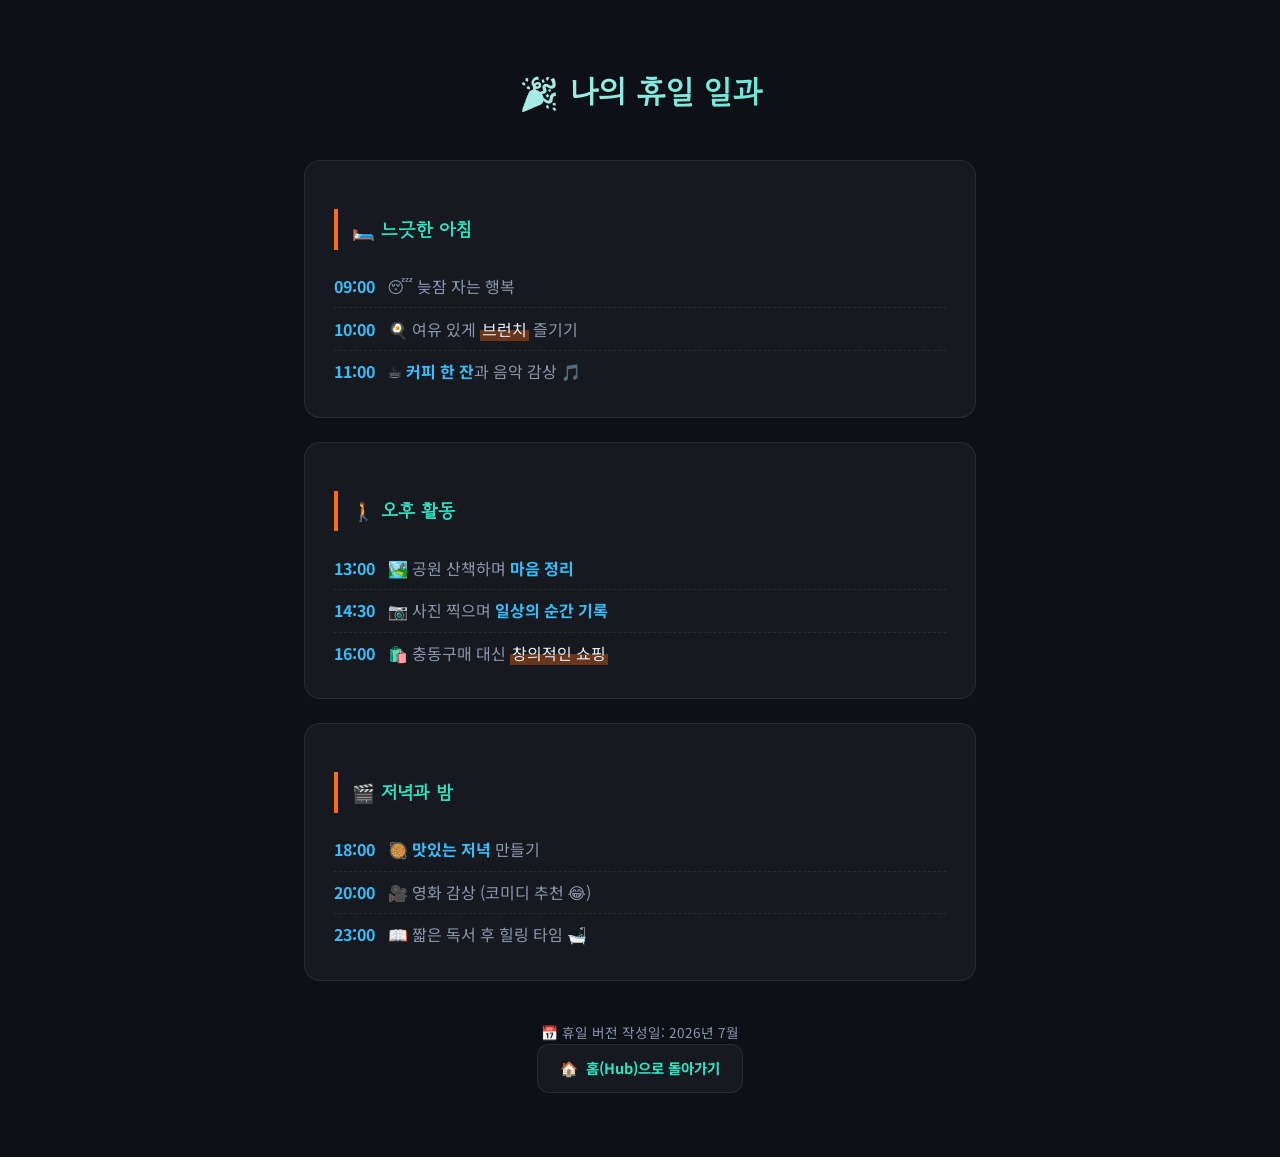
<file: html/myHoliday.html>
<!DOCTYPE html>
<html lang="ko">
<head>
    <meta charset="UTF-8">
    <meta name="viewport" content="width=device-width, initial-scale=1.0">
    <title>나의 휴일 일과 · SKALA</title>
    <link rel="stylesheet" href="../css/style.css">
    <style>
        /* ============================================================
           myHoliday 전용 스타일 — 전역 토큰(style.css) 위에 페이지 스타일
           ============================================================ */
        body { padding: 2rem 1rem; }

        .container {
            position: relative; z-index: 1;
            max-width: 720px;
            margin: 0 auto;
        }

        /* 페이지 타이틀: 사이트 시그니처(그라디언트 텍스트) 적용 */
        h1 {
            text-align: center;
            font-size: 2rem; font-weight: 800;
            background: linear-gradient(120deg, var(--text), var(--cyan));
            -webkit-background-clip: text; background-clip: text;
            -webkit-text-fill-color: transparent;
            border-bottom: none;          /* 전역 h1의 오렌지 밑줄과 겹침 방지 */
            margin-bottom: 2rem;
        }

        /* 시간대 섹션: 다른 페이지들과 같은 카드 톤 */
        .time-block {
            background: var(--surface);
            border: 1px solid var(--border);
            border-radius: 16px;
            padding: 1.5rem 1.8rem;
            margin-bottom: 1.5rem;        /* br 대신 여백은 CSS가 담당 */
        }
        .time-block h2 {
            font-size: 1.15rem; color: var(--cyan);
            margin-bottom: 1rem;
        }
        .time-block h2 u { text-decoration: none; }   /* 밑줄은 아래 보더가 대신 */

        /* 일정 한 줄: 타임라인 느낌 — 시간 부분을 배지처럼 */
        .time-block p {
            display: flex; align-items: baseline; gap: 0.8rem;
            padding: 0.45rem 0;
            border-bottom: 1px dashed var(--border);
            color: var(--text-dim);
        }
        .time-block p:last-child { border-bottom: none; }
        .time-block b:first-child {
            flex-shrink: 0;
            font-variant-numeric: tabular-nums;       /* 시간 숫자 폭 통일 */
            color: var(--accent-2);
        }

        /* mark 기본값(쨍한 노랑)은 다크 테마와 충돌 → 톤에 맞게 재정의 */
        mark {
            background: linear-gradient(transparent 55%, rgba(255, 106, 19, 0.35) 55%);
            color: var(--text);
            padding: 0 0.15em;
        }

        footer {
            text-align: center; margin-top: 2.5rem;
            color: var(--text-dim); font-size: 0.85rem;
        }
        footer a { color: var(--accent-2); }
    </style>
</head>
<body>
    <div class="container">

        <h1>🎉 나의 휴일 일과</h1>

        <!-- 시간대별 섹션을 카드로: br 대신 CSS margin이 간격 담당 -->
        <section class="time-block">
            <h2>🛏️ <u>느긋한 아침</u></h2>
            <p><b>09:00</b> <span>😴 늦잠 자는 행복</span></p>
            <p><b>10:00</b> <span>🍳 여유 있게 <mark>브런치</mark> 즐기기</span></p>
            <p><b>11:00</b> <span>☕ <b>커피 한 잔</b>과 음악 감상 🎵</span></p>
        </section>

        <section class="time-block">
            <h2>🚶 <u>오후 활동</u></h2>
            <p><b>13:00</b> <span>🏞️ 공원 산책하며 <b>마음 정리</b></span></p>
            <p><b>14:30</b> <span>📷 사진 찍으며 <b>일상의 순간 기록</b></span></p>
            <p><b>16:00</b> <span>🛍️ 충동구매 대신 <mark>창의적인 쇼핑</mark></span></p>
        </section>

        <section class="time-block">
            <h2>🎬 <u>저녁과 밤</u></h2>
            <p><b>18:00</b> <span>🥘 <b>맛있는 저녁</b> 만들기</span></p>
            <p><b>20:00</b> <span>🎥 영화 감상 (코미디 추천 😂)</span></p>
            <p><b>23:00</b> <span>📖 짧은 독서 후 힐링 타임 🛁</span></p>
        </section>

        <footer>
            <p>📅 휴일 버전 작성일: <time datetime="2026-07">2026년 7월</time></p>
            <p><a class="home-btn" href="index.html?skipIntro=1">홈(Hub)으로 돌아가기</a></p>
        </footer>

    </div>
</body>
</html>
</file>
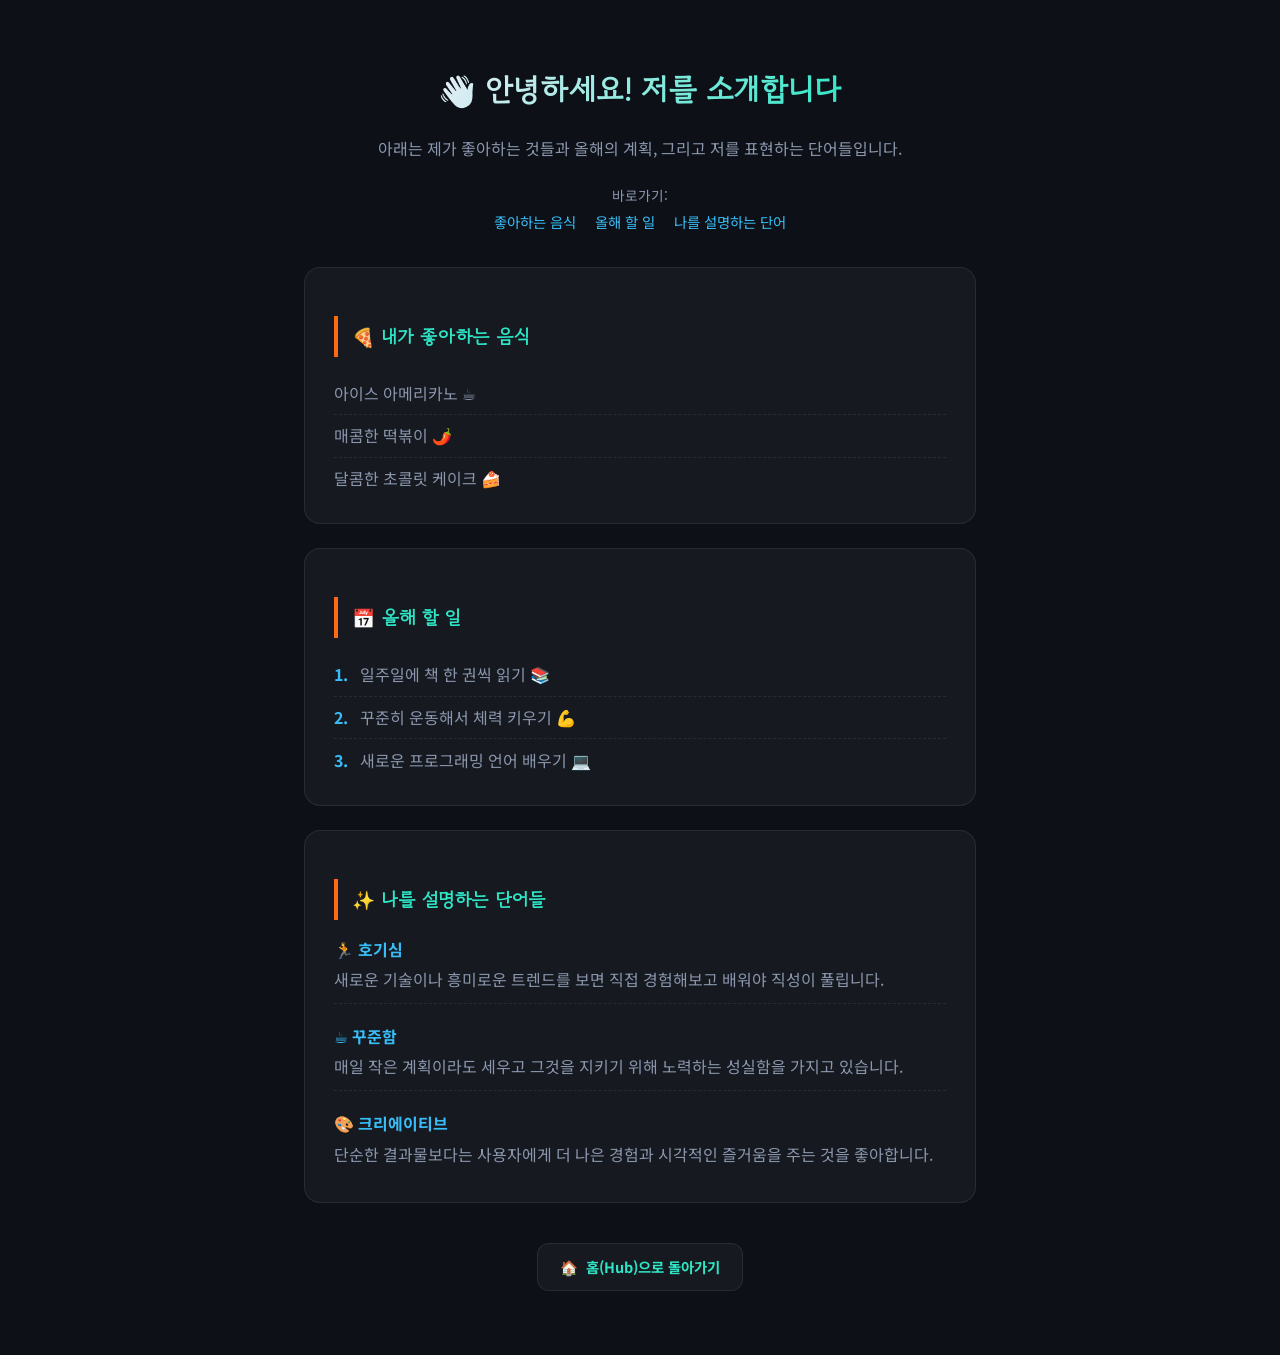
<file: html/myProfile.html>
<!DOCTYPE html>
<html lang="ko">
<head>
    <meta charset="UTF-8">
    <meta name="viewport" content="width=device-width, initial-scale=1.0">
    <title>나의 소개 · SKALA</title>
    <link rel="stylesheet" href="../css/style.css" />
    <style>
        /* ============================================================
           myProfile 전용 스타일 — myHoliday와 동일 양식으로 통일
           (컨테이너/타이틀/카드/줄 스타일 전부 같은 규칙)
           ============================================================ */
        body { padding: 2rem 1rem; }

        .container {
            position: relative; z-index: 1;
            max-width: 720px;
            margin: 0 auto;
        }

        /* 페이지 타이틀: myHoliday와 동일한 그라디언트 */
        h1 {
            text-align: center;
            font-size: 2rem; font-weight: 800;
            background: linear-gradient(120deg, var(--text), var(--cyan));
            -webkit-background-clip: text; background-clip: text;
            -webkit-text-fill-color: transparent;
            border-bottom: none;
            margin-bottom: 0.6rem;
        }
        header > p { text-align: center; color: var(--text-dim); margin-bottom: 1.4rem; }

        /* 목차 nav: 간단히 톤만 맞춤 */
        nav[aria-label="목차"] { text-align: center; margin-bottom: 2rem; }
        nav[aria-label="목차"] p { color: var(--text-dim); font-size: 0.85rem; }
        nav[aria-label="목차"] ul { list-style: none; display: flex; justify-content: center; gap: 1.2rem; padding: 0; }
        nav[aria-label="목차"] a { color: var(--accent-2); text-decoration: none; font-size: 0.9rem; }
        nav[aria-label="목차"] a:hover { text-decoration: underline; }

        /* 섹션 카드: myHoliday의 .time-block과 동일 양식 */
        .info-block {
            background: var(--surface);
            border: 1px solid var(--border);
            border-radius: 16px;
            padding: 1.5rem 1.8rem;
            margin-bottom: 1.5rem;
            scroll-margin-top: 1.5rem;   /* 목차 앵커 이동 시 위 여백 */
        }
        .info-block h2 {
            font-size: 1.15rem; color: var(--cyan);
            margin-bottom: 1rem;
        }

        /* ul/ol: myHoliday의 일정 줄과 동일한 형태 (점선 구분, 줄 간격) */
        .info-block ul, .info-block ol {
            list-style: none; padding: 0; margin: 0;
        }
        .info-block li {
            padding: 0.45rem 0;
            border-bottom: 1px dashed var(--border);
            color: var(--text-dim);
        }
        .info-block li:last-child { border-bottom: none; }
        /* ol만 번호를 시안색 배지로 (myHoliday의 시간 배지 역할) */
        .info-block ol { counter-reset: todo; }
        .info-block ol li::before {
            counter-increment: todo;
            content: counter(todo) ". ";
            color: var(--accent-2);
            font-weight: 700;
            font-variant-numeric: tabular-nums;
            margin-right: 0.5rem;
        }

        /* dl: dt를 myHoliday의 시간 배지처럼(시안색 볼드), dd는 일정 텍스트처럼 */
        .info-block dt {
            color: var(--accent-2); font-weight: 700;
            padding-top: 0.6rem;
        }
        .info-block dt:first-child { padding-top: 0; }
        .info-block dd {
            margin: 0.2rem 0 0.6rem 0;
            padding-bottom: 0.6rem;
            border-bottom: 1px dashed var(--border);
            color: var(--text-dim); line-height: 1.7;
        }
        .info-block dd:last-child { border-bottom: none; padding-bottom: 0; }

        footer {
            text-align: center; margin-top: 2.5rem;
            color: var(--text-dim); font-size: 0.85rem;
        }
        footer a { color: var(--accent-2); }
    </style>
</head>
<body>
    <div class="container">
        <header>
            <h1>👋 안녕하세요! 저를 소개합니다</h1>
            <p>아래는 제가 좋아하는 것들과 올해의 계획, 그리고 저를 표현하는 단어들입니다.</p>
            <!-- nav: 각 섹션으로 이동하는 앵커 링크 -->
            <nav aria-label="목차">
                <p>바로가기:</p>
                <ul>
                    <li><a href="#food">좋아하는 음식</a></li>
                    <li><a href="#todo">올해 할 일</a></li>
                    <li><a href="#words">나를 설명하는 단어</a></li>
                </ul>
            </nav>
        </header>

        <main>
            <!-- 섹션 1: 좋아하는 음식 -->
            <section id="food" class="info-block">
                <h2>🍕 내가 좋아하는 음식</h2>
                <ul>
                    <li>아이스 아메리카노 ☕</li>
                    <li>매콤한 떡볶이 🌶️</li>
                    <li>달콤한 초콜릿 케이크 🍰</li>
                </ul>
            </section>

            <!-- 섹션 2: 올해 할 일 -->
            <section id="todo" class="info-block">
                <h2>📅 올해 할 일</h2>
                <ol>
                    <li>일주일에 책 한 권씩 읽기 📚</li>
                    <li>꾸준히 운동해서 체력 키우기 💪</li>
                    <li>새로운 프로그래밍 언어 배우기 💻</li>
                </ol>
            </section>

            <!-- 섹션 3: 나를 설명하는 단어들 -->
            <section id="words" class="info-block">
                <h2>✨ 나를 설명하는 단어들</h2>
                <dl>
                    <dt>🏃 호기심</dt>
                    <dd>새로운 기술이나 흥미로운 트렌드를 보면 직접 경험해보고 배워야 직성이 풀립니다.</dd>
                    <dt>☕ 꾸준함</dt>
                    <dd>매일 작은 계획이라도 세우고 그것을 지키기 위해 노력하는 성실함을 가지고 있습니다.</dd>
                    <dt>🎨 크리에이티브</dt>
                    <dd>단순한 결과물보다는 사용자에게 더 나은 경험과 시각적인 즐거움을 주는 것을 좋아합니다.</dd>
                </dl>
            </section>
        </main>

        <footer>
            <p><a class="home-btn" href="index.html?skipIntro=1">홈(Hub)으로 돌아가기</a></p>
        </footer>
    </div>
</body>
</html>
</file>
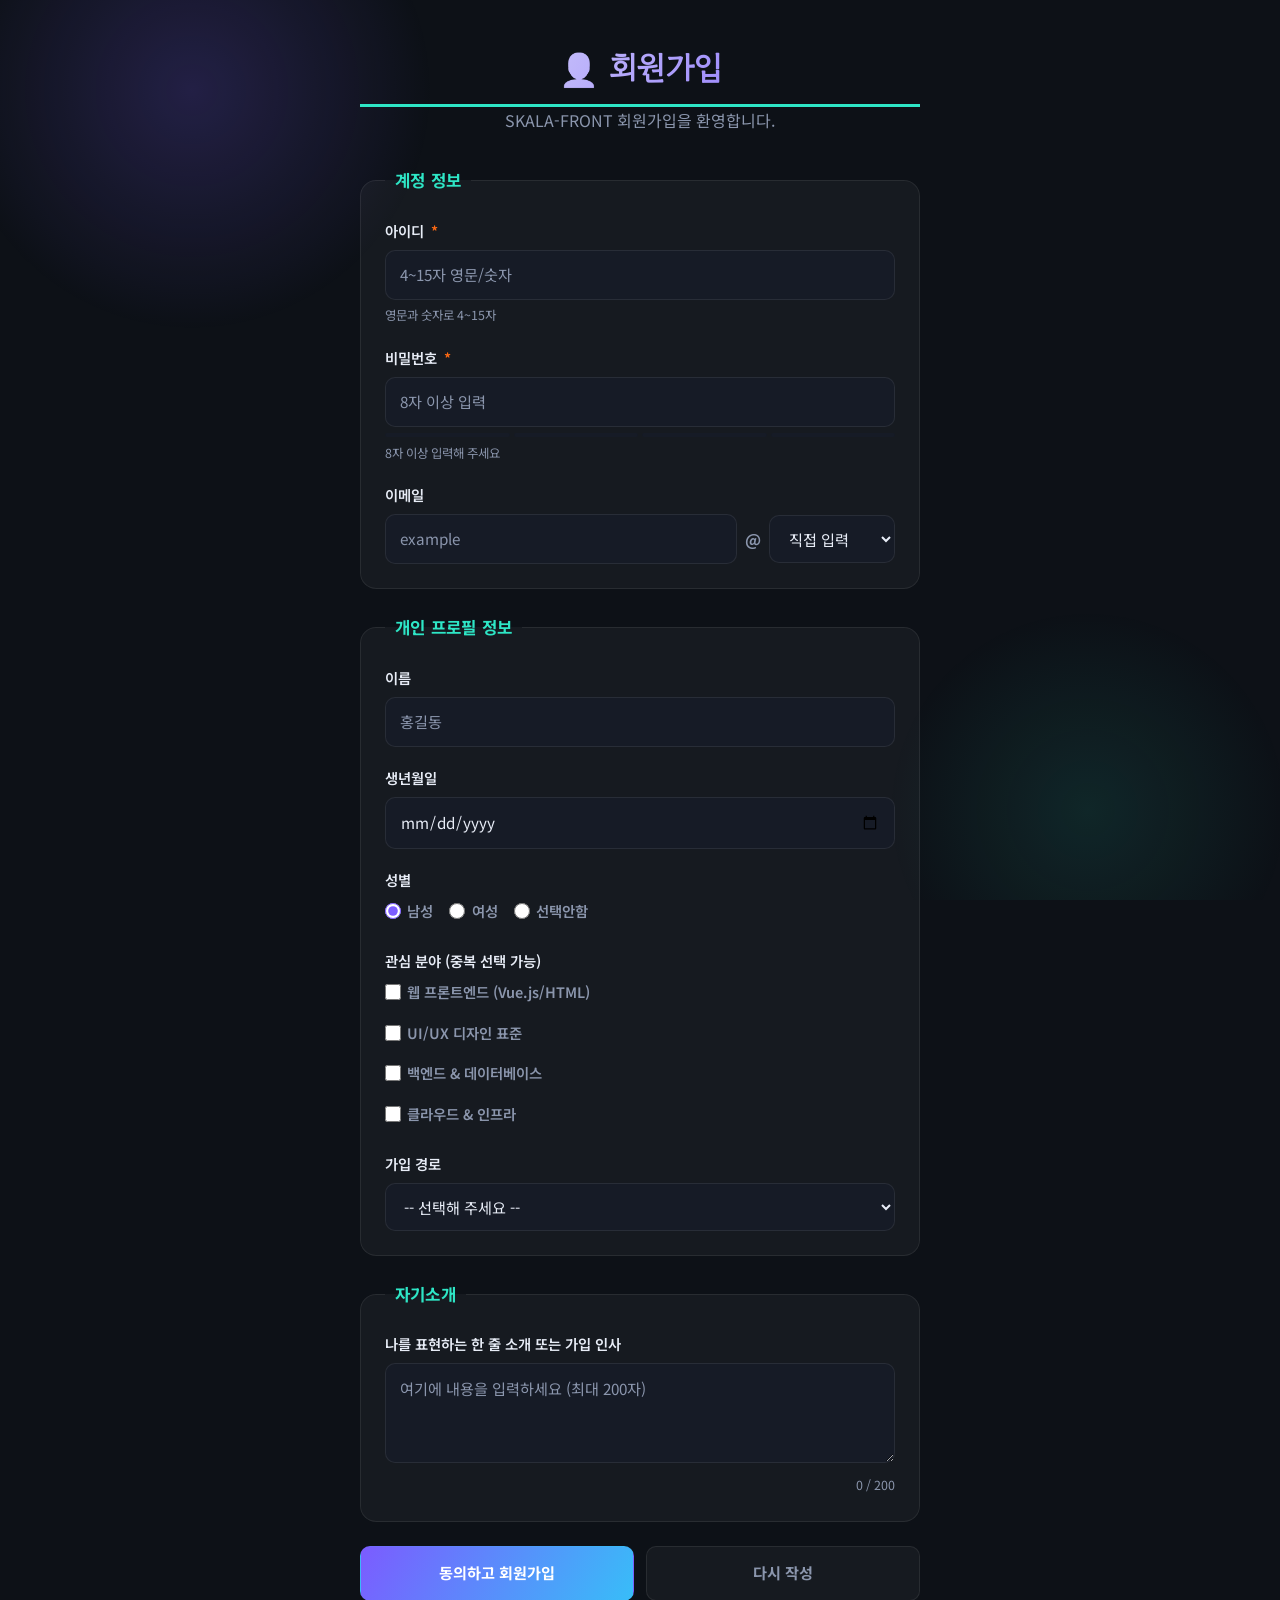
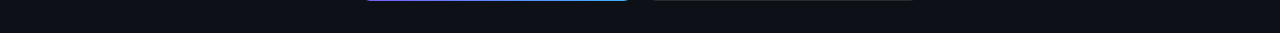
<file: html/signUp.html>
<!DOCTYPE html>
<html lang="ko">
<head>
  <meta charset="UTF-8" />
  <meta name="viewport" content="width=device-width, initial-scale=1.0" />
  <title>회원가입 · SKALA</title>
  <link rel="stylesheet" href="../css/style.css" />
  <style>
    :root {
      --border-focus: #7b5cff;
      --danger: #ff5c6c; --ok: #2ee6c6;
      --glow: rgba(123, 92, 255, 0.2);
    }
    body {
      padding: 2rem 1rem;
    }
    body::before {
      content: ""; position: fixed; inset: 0;
      background:
        radial-gradient(600px circle at 15% 10%, var(--glow), transparent 40%),
        radial-gradient(500px circle at 85% 90%, rgba(46,230,198,0.1), transparent 40%);
      z-index: 0; pointer-events: none;
    }
    form, h1, p { position: relative; z-index: 1; }
    body > h1, body > p { text-align: center; max-width: 560px; margin: 0 auto; }
    body > h1 {
      font-size: 2rem; font-weight: 800; margin-top: 0.5rem;
      background: linear-gradient(120deg, var(--text), var(--purple));
      -webkit-background-clip: text; background-clip: text; -webkit-text-fill-color: transparent;
    }
    body > p { color: var(--text-dim); margin-bottom: 2rem; }

    form { max-width: 560px; margin: 0 auto; }

    fieldset {
      background: var(--surface); border: 1px solid var(--border);
      border-radius: 16px; padding: 1.5rem; margin-bottom: 1.5rem;
    }
    legend {
      padding: 0 0.6rem; font-weight: 700; font-size: 1.05rem;
      color: var(--cyan); letter-spacing: 0.02em;
    }
    .field { margin-bottom: 1.2rem; }
    .field:last-child { margin-bottom: 0; }
    label { display: block; font-size: 0.9rem; margin-bottom: 0.4rem; color: var(--text); font-weight: 600; }
    label .req { color: var(--accent); margin-left: 0.2rem; }

    input[type="text"], input[type="password"], input[type="email"],
    input[type="date"], select, textarea {
      width: 100%; padding: 0.7rem 0.9rem;
      background: var(--bg-2); border: 1px solid var(--border);
      border-radius: 10px; color: var(--text); font: inherit; font-size: 0.95rem;
      transition: border-color 0.2s ease, box-shadow 0.2s ease;
    }
    input::placeholder, textarea::placeholder { color: var(--text-dim); }
    input:focus, select:focus, textarea:focus {
      outline: none; border-color: var(--border-focus);
      box-shadow: 0 0 0 3px var(--glow);
    }
    textarea { resize: vertical; min-height: 100px; }

    .email-row { display: flex; align-items: center; gap: 0.5rem; }
    .email-row .at { color: var(--text-dim); font-weight: 700; }
    .email-row select { width: auto; flex: 1; }

    .options { display: flex; flex-wrap: wrap; gap: 1rem; }
    .opt {
      display: inline-flex; align-items: center; gap: 0.4rem;
      cursor: pointer; font-size: 0.9rem; color: var(--text-dim);
    }
    .opt input { accent-color: var(--purple); width: 16px; height: 16px; cursor: pointer; }
    .checks { display: flex; flex-direction: column; gap: 0.6rem; }

    .counter { text-align: right; font-size: 0.78rem; color: var(--text-dim); margin-top: 0.3rem; }

    .btn-row { display: flex; gap: 0.8rem; margin-top: 0.5rem; }
    button {
      flex: 1; padding: 0.85rem; border-radius: 10px; font: inherit;
      font-size: 0.95rem; font-weight: 700; cursor: pointer;
      border: 1px solid transparent; transition: transform 0.15s ease;
    }
    button:hover { transform: translateY(-2px); }
    button[type="submit"] {
      background: linear-gradient(120deg, var(--purple), var(--accent-2)); color: #fff;
    }
    button[type="reset"] {
      background: var(--surface); border-color: var(--border); color: var(--text-dim);
    }

    @media (max-width: 600px) {
      .email-row { flex-wrap: wrap; }
      .email-row input, .email-row select { width: 100%; }
    }
    @media (prefers-reduced-motion: reduce) { * { transition: none !important; } }
    .hint { font-size: 0.78rem; margin-top: 0.35rem; min-height: 1em; }
    .hint.ok { color: var(--ok); }
    .hint.bad { color: var(--danger); }
    .hint.dim { color: var(--text-dim); }
    .strength { display: flex; gap: 4px; margin-top: 0.4rem; }
    .strength span { flex: 1; height: 4px; background: var(--bg-2); border-radius: 999px; transition: background 0.3s ease; }
  </style>
</head>
<body>
  <h1>👤 회원가입</h1>
  <p>SKALA-FRONT 회원가입을 환영합니다.</p>

  <!-- form: action=signUpResult.html, method=get -->
  <form action="signUpResult.html" method="get" id="signupForm">

    <!-- 계정 정보 -->
    <fieldset>
      <legend>계정 정보</legend>

      <div class="field">
        <label for="userId">아이디 <span class="req">*</span></label>
        <input type="text" id="userId" name="userId"
               placeholder="4~15자 영문/숫자" required
               pattern="[A-Za-z0-9]{4,15}" />
        <p class="hint dim" id="idHint">영문과 숫자로 4~15자</p>

      </div>

      <div class="field">
        <label for="password">비밀번호 <span class="req">*</span></label>
        <input type="password" id="password" name="password"
               placeholder="8자 이상 입력" required minlength="8" />
        <div class="strength" aria-hidden="true">
            <span id="s1"></span><span id="s2"></span><span id="s3"></span><span id="s4"></span>
          </div>
          <p class="hint dim" id="pwHint">8자 이상 입력해 주세요</p>
      </div>

      <div class="field">
        <label for="email">이메일</label>
        <div class="email-row">
          <input type="text" id="email" name="emailId" placeholder="example" />
          <span class="at" aria-hidden="true">@</span>
          <!-- select / option -->
          <select name="emailDomain" id="emailDomain" aria-label="이메일 도메인">
            <option value="">직접 입력</option>
            <option value="gmail.com">gmail.com</option>
            <option value="naver.com">naver.com</option>
            <option value="daum.net">daum.net</option>
          </select>
        </div>
      </div>
    </fieldset>
    <!-- 개인 프로필 정보 -->
    <fieldset>
      <legend>개인 프로필 정보</legend>

      <div class="field">
        <label for="name">이름</label>
        <input type="text" id="name" name="name" placeholder="홍길동" />
      </div>

      <div class="field">
        <label for="birth">생년월일</label>
        <input type="date" id="birth" name="birth" />
      </div>

      <div class="field">
        <label>성별</label>
        <div class="options">
          <label class="opt"><input type="radio" name="gender" value="male" checked /> 남성</label>
          <label class="opt"><input type="radio" name="gender" value="female" /> 여성</label>
          <label class="opt"><input type="radio" name="gender" value="none" /> 선택안함</label>
        </div>
      </div>

      <div class="field">
        <label>관심 분야 (중복 선택 가능)</label>
        <div class="checks">
          <label class="opt"><input type="checkbox" name="interest" value="frontend" /> 웹 프론트엔드 (Vue.js/HTML)</label>
          <label class="opt"><input type="checkbox" name="interest" value="uiux" /> UI/UX 디자인 표준</label>
          <label class="opt"><input type="checkbox" name="interest" value="backend" /> 백엔드 &amp; 데이터베이스</label>
          <label class="opt"><input type="checkbox" name="interest" value="cloud" /> 클라우드 &amp; 인프라</label>
        </div>
      </div>

      <div class="field">
        <label for="route">가입 경로</label>
        <select name="route" id="route">
          <option value="">-- 선택해 주세요 --</option>
          <option value="search">검색엔진</option>
          <option value="sns">SNS</option>
          <option value="friend">지인 추천</option>
          <option value="etc">기타</option>
        </select>
      </div>
    </fieldset>
    <!-- 자기소개 -->
    <fieldset>
      <legend>자기소개</legend>
      <div class="field">
        <label for="intro">나를 표현하는 한 줄 소개 또는 가입 인사</label>
        <!-- textarea -->
        <textarea id="intro" name="intro" maxlength="200"
                  placeholder="여기에 내용을 입력하세요 (최대 200자)"></textarea>
        <div class="counter"><span id="introCount">0</span> / 200</div>
      </div>
    </fieldset>

    <!-- submit / reset -->
    <div class="btn-row">
      <button type="submit">동의하고 회원가입</button>
      <button type="reset">다시 작성</button>
    </div>
  </form>
  <script>
    // 아이디 실시간 검사
    const userId = document.getElementById('userId');
    const idHint = document.getElementById('idHint');
    userId.addEventListener('input', () => {
      const v = userId.value;
      if (v === '') setHint(idHint, '영문과 숫자로 4~15자', 'dim');
      else if (/^[A-Za-z0-9]{4,15}$/.test(v)) setHint(idHint, '사용 가능한 형식입니다', 'ok');
      else setHint(idHint, '영문/숫자 4~15자로 입력해 주세요', 'bad');
    });

    // 비밀번호 강도
    const pw = document.getElementById('password');
    const pwHint = document.getElementById('pwHint');
    const bars = [document.getElementById('s1'), document.getElementById('s2'),
                  document.getElementById('s3'), document.getElementById('s4')];
    pw.addEventListener('input', () => {
      const v = pw.value;
      let score = 0;
      if (v.length >= 8) score++;
      if (/[A-Z]/.test(v)) score++;
      if (/[0-9]/.test(v)) score++;
      if (/[^A-Za-z0-9]/.test(v)) score++;
      const colors = ['', 'var(--danger)', 'var(--accent)', 'var(--accent-2)', 'var(--ok)'];
      bars.forEach((b, i) => { b.style.background = i < score ? colors[score] : 'var(--bg-2)'; });
      if (v === '') setHint(pwHint, '8자 이상 입력해 주세요', 'dim');
      else if (v.length < 8) setHint(pwHint, '8자 이상이어야 합니다', 'bad');
      else if (score <= 2) setHint(pwHint, '보통 — 숫자·대문자·특수문자를 섞으면 더 안전해요', 'dim');
      else setHint(pwHint, '안전한 비밀번호입니다', 'ok');
    });

    // 자기소개 글자 수 카운터
    const intro = document.getElementById('intro');
    const introCount = document.getElementById('introCount');
    intro.addEventListener('input', () => { introCount.textContent = intro.value.length; });

    function setHint(el, msg, type) { el.textContent = msg; el.className = 'hint ' + type; }
  </script>
</body>
</html>
</file>
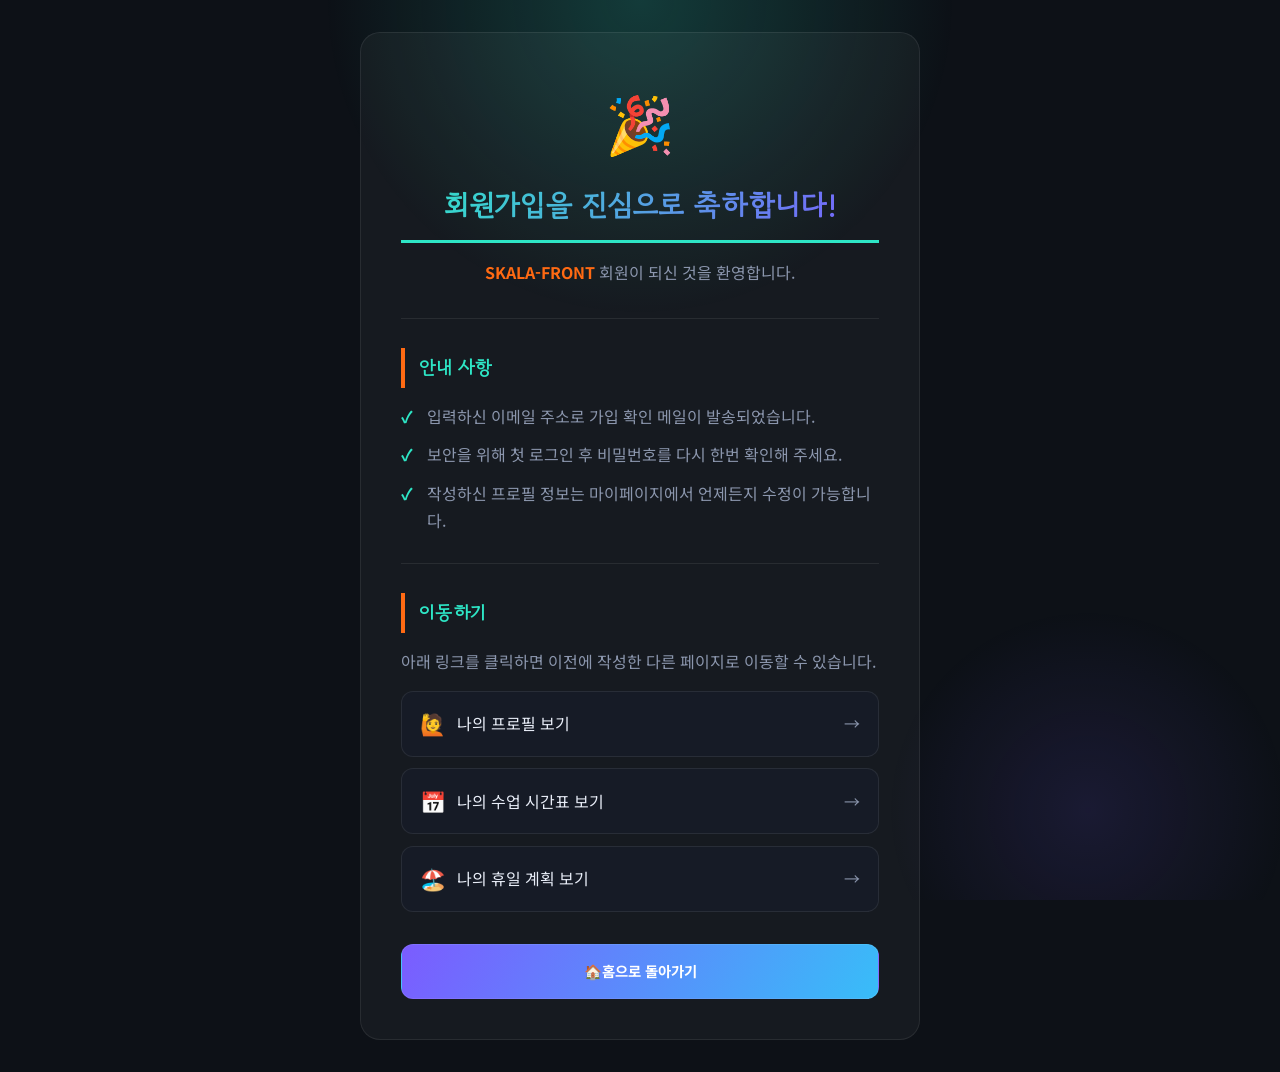
<file: html/signUpResult.html>
<!DOCTYPE html>
<html lang="ko">
<head>
  <meta charset="UTF-8" />
  <meta name="viewport" content="width=device-width, initial-scale=1.0" />
  <title>가입 완료 · SKALA</title>
  <link rel="stylesheet" href="../css/style.css" />
  <style>
    :root {
      --glow: rgba(46, 230, 198, 0.2);
    }
    body {
      padding: 2rem 1rem;
      display: flex; align-items: center; justify-content: center;
      overflow-x: hidden;
    }
    body::before {
      content: ""; position: fixed; inset: 0;
      background:
        radial-gradient(700px circle at 50% 0%, var(--glow), transparent 45%),
        radial-gradient(500px circle at 85% 90%, rgba(123,92,255,0.12), transparent 40%);
      z-index: 0; pointer-events: none;
    }
    .card {
      position: relative; z-index: 1;
      max-width: 560px; width: 100%;
      background: var(--surface); border: 1px solid var(--border);
      border-radius: 20px; padding: 2.5rem;
    }
    .success-head { text-align: center; margin-bottom: 2rem; }
    .success-icon {
      font-size: 3.5rem; display: inline-block;
      animation: pop 0.6s cubic-bezier(0.17, 0.89, 0.32, 1.28);
    }
    @keyframes pop {
      0% { transform: scale(0) rotate(-20deg); opacity: 0; }
      100% { transform: scale(1) rotate(0); opacity: 1; }
    }
    .success-head h1 {
      font-size: 1.8rem; font-weight: 800; margin-top: 0.8rem;
      background: linear-gradient(120deg, var(--cyan), var(--purple));
      -webkit-background-clip: text; background-clip: text; -webkit-text-fill-color: transparent;
    }
    .success-head .welcome { color: var(--text-dim); margin-top: 0.5rem; }
    .success-head .welcome strong { color: var(--accent); }
    hr { border: none; border-top: 1px solid var(--border); margin: 1.8rem 0; }
    section h2 {
      font-size: 1.15rem; font-weight: 700; color: var(--cyan);
      margin-bottom: 0.9rem;
    }
    section > p { color: var(--text-dim); margin-bottom: 1rem; }
    .notice { list-style: none; display: flex; flex-direction: column; gap: 0.7rem; }
    .notice li { position: relative; padding-left: 1.6rem; color: var(--text-dim); }
    .notice li::before {
      content: "✓"; position: absolute; left: 0;
      color: var(--cyan); font-weight: 800;
    }
    .links { list-style: none; display: flex; flex-direction: column; gap: 0.7rem; }
    .links a {
      display: flex; align-items: center; gap: 0.7rem;
      padding: 0.9rem 1.1rem;
      background: var(--bg-2); border: 1px solid var(--border);
      border-radius: 12px; text-decoration: none; color: var(--text);
      transition: transform 0.2s ease, border-color 0.2s ease, background 0.2s ease;
    }
    .links a:hover {
      transform: translateX(4px); border-color: var(--purple);
      background: rgba(123,92,255,0.08);
    }
    .links .emoji { font-size: 1.3rem; }
    .links .arrow { margin-left: auto; color: var(--text-dim); }
    .links a.pending .badge {
      margin-left: auto; font-size: 0.7rem; color: var(--text-dim);
      border: 1px solid var(--border); border-radius: 999px; padding: 0.1rem 0.5rem;
    }
    .home-btn {
      display: block; text-align: center; margin-top: 2rem;
      padding: 0.9rem; border-radius: 12px; text-decoration: none; font-weight: 700;
      background: linear-gradient(120deg, var(--purple), var(--accent-2)); color: #fff;
      transition: transform 0.15s ease;
    }
    .home-btn:hover { transform: translateY(-2px); }
    @media (prefers-reduced-motion: reduce) { * { animation: none !important; transition: none !important; } }
  </style>
</head>
<body>
  <div class="card">
    <!-- 성공 헤더 -->
    <div class="success-head">
      <span class="success-icon" aria-hidden="true">🎉</span>
      <h1>회원가입을 진심으로 축하합니다!</h1>
      <p class="welcome">
        <strong id="welcomeName">SKALA-FRONT</strong> 회원이 되신 것을 환영합니다.
      </p>
    </div>

    <hr />

    <!-- 안내 사항 -->
    <section>
      <h2>안내 사항</h2>
      <ul class="notice">
        <li>입력하신 이메일 주소로 가입 확인 메일이 발송되었습니다.</li>
        <li>보안을 위해 첫 로그인 후 비밀번호를 다시 한번 확인해 주세요.</li>
        <li>작성하신 프로필 정보는 마이페이지에서 언제든지 수정이 가능합니다.</li>
      </ul>
    </section>
    <hr />

    <!-- 이동하기 -->
    <section>
      <h2>이동하기</h2>
      <p>아래 링크를 클릭하면 이전에 작성한 다른 페이지로 이동할 수 있습니다.</p>
      <ul class="links">
        <li>
          <a href="myProfile.html">
            <span class="emoji" aria-hidden="true">🙋</span>
            나의 프로필 보기
            <span class="arrow" aria-hidden="true">→</span>
          </a>
        </li>
        <li>
          <a href="myClass.html">
            <span class="emoji" aria-hidden="true">📅</span>
            나의 수업 시간표 보기
            <span class="arrow" aria-hidden="true">→</span>
          </a>
        </li>
        <li>
          <!-- myHoliday.html은 아직 미생성 -->
          <a href="myHoliday.html" class="pending">
            <span class="emoji" aria-hidden="true">🏖️</span>
            나의 휴일 계획 보기
            <span class="arrow" aria-hidden="true">→</span>
          </a>
        </li>
      </ul>
    </section>

    <!-- 홈으로 -->
    <a href="index.html?skipIntro=1" class="home-btn">홈으로 돌아가기</a>
  </div>
  <script>
    /* signUp에서 get으로 넘어온 아이디를 URL에서 읽어 인사에 표시 */
    const params = new URLSearchParams(window.location.search);
    const userId = params.get('userId');
    if (userId) {
      document.getElementById('welcomeName').textContent = userId + '님';
    }
  </script>
</body>
</html>
</file>
<file: css/style.css>
/* SKALA-FRONT 공통 스타일시트 */

/* [요구사항 2] 구글 폰트 */
@import url('https://fonts.googleapis.com/css2?family=Gowun+Dodum&family=Noto+Sans+KR:wght@400;600;700;800&display=swap');

/* 디자인 토큰 (전 페이지 공통) */
:root {

  --bg: #0d1117;
  --bg-2: #161b26;
  --surface: rgba(255, 255, 255, 0.04);
  --border: rgba(255, 255, 255, 0.08);
  --text: #e8edf7;
  --text-dim: #8b96ad;
  --accent: #ff6a13;
  --purple: #7b5cff;
  --cyan: #2ee6c6;
  --accent-2: #38bdf8;
  --font-title: 'Gowun Dodum', 'Noto Sans KR', sans-serif;
  --font-body: 'Noto Sans KR', system-ui, sans-serif;
}

* { margin: 0; padding: 0; box-sizing: border-box; }

/* [요구사항 2·3] body: 전체 글꼴·줄간격·색·배경 */
body {
  font-family: var(--font-body);
  line-height: 1.7;
  color: var(--text);
  background-color: var(--bg);
  min-height: 100vh;
}

/* [요구사항 4] h1, h2 강조 (색·크기·padding·border) */
h1 {
  font-family: var(--font-title);
  font-size: 2rem;
  color: var(--text);
  padding-bottom: 0.6rem;
  border-bottom: 3px solid var(--cyan);
  margin-bottom: 1rem;
}
h2 {
  font-family: var(--font-title);
  font-size: 1.4rem;
  color: var(--cyan);
  padding: 0.3rem 0 0.3rem 0.9rem;
  border-left: 4px solid var(--accent);
  margin: 1.5rem 0 1rem;
}

/* [요구사항 5] 링크 스타일 */
a {
  color: var(--accent-2);
  text-decoration: none;
  transition: color 0.2s ease;
}
a:hover {
  color: var(--accent);
  text-decoration: underline;
}

/* 공통 유틸 클래스 */
.container {
    width: 100%;
    max-width: 1000px;
    margin: 0 auto;          /* 가운데 정렬 */
    padding: 2rem 1.5rem;    /* 안쪽 여백 */
  }
header { text-align: center; margin-bottom: 1.5rem; }
header h1 { display: inline-block; font-size: 1.9rem; }
.container { max-width: 720px; margin: 0 auto; padding: 2rem 1.5rem; }
.eyebrow { text-transform: uppercase; letter-spacing: 0.2em; font-size: 0.75rem; color: var(--accent-2); }
.card { background: var(--surface); border: 1px solid var(--border); border-radius: 16px; padding: 1.5rem; }
.text-dim { color: var(--text-dim); }
.highlight { background: linear-gradient(transparent 60%, rgba(46, 230, 198, 0.35) 60%); padding: 0 0.2rem; }
.home-btn {
  display: inline-flex;
  align-items: center;
  gap: 0.5rem;
  padding: 0.7rem 1.4rem;
  background: rgba(255, 255, 255, 0.04);        /* 카드와 동일한 surface 톤 */
  border: 1px solid rgba(255, 255, 255, 0.08);
  border-radius: 12px;
  color: #2ee6c6;                                /* 시안 — 링크 톤 유지 */
  text-decoration: none;
  font-weight: 700;
  font-size: 0.9rem;
  transition: transform 0.2s ease, border-color 0.2s ease, box-shadow 0.2s ease;
}
.home-btn:hover {
  transform: translateY(-3px);                   /* 바로가기 카드와 같은 리프트 */
  border-color: #ff6a13;                         /* 호버 시 SK 오렌지 보더 (카드와 동일) */
  box-shadow: 0 10px 24px rgba(0, 0, 0, 0.35);
  text-decoration: none;
}
.home-btn::before { content: "🏠"; }
</file>
